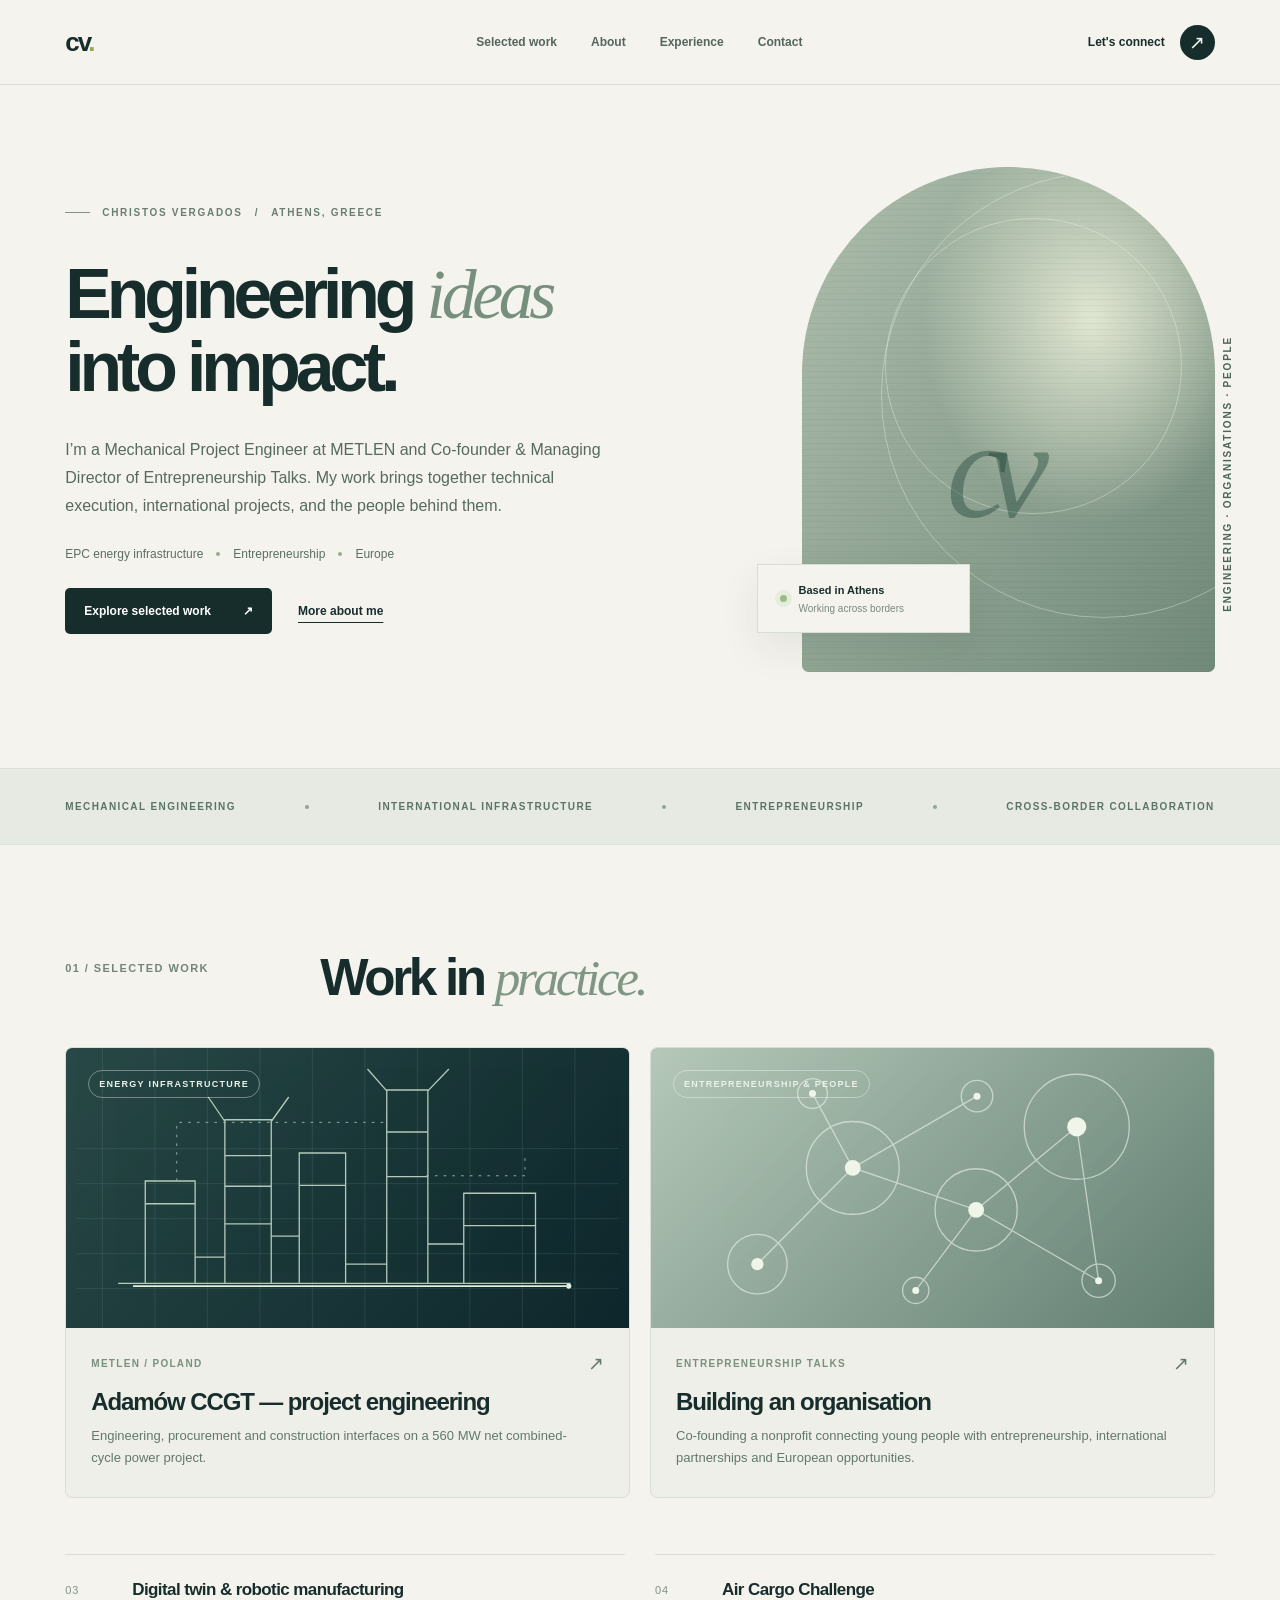
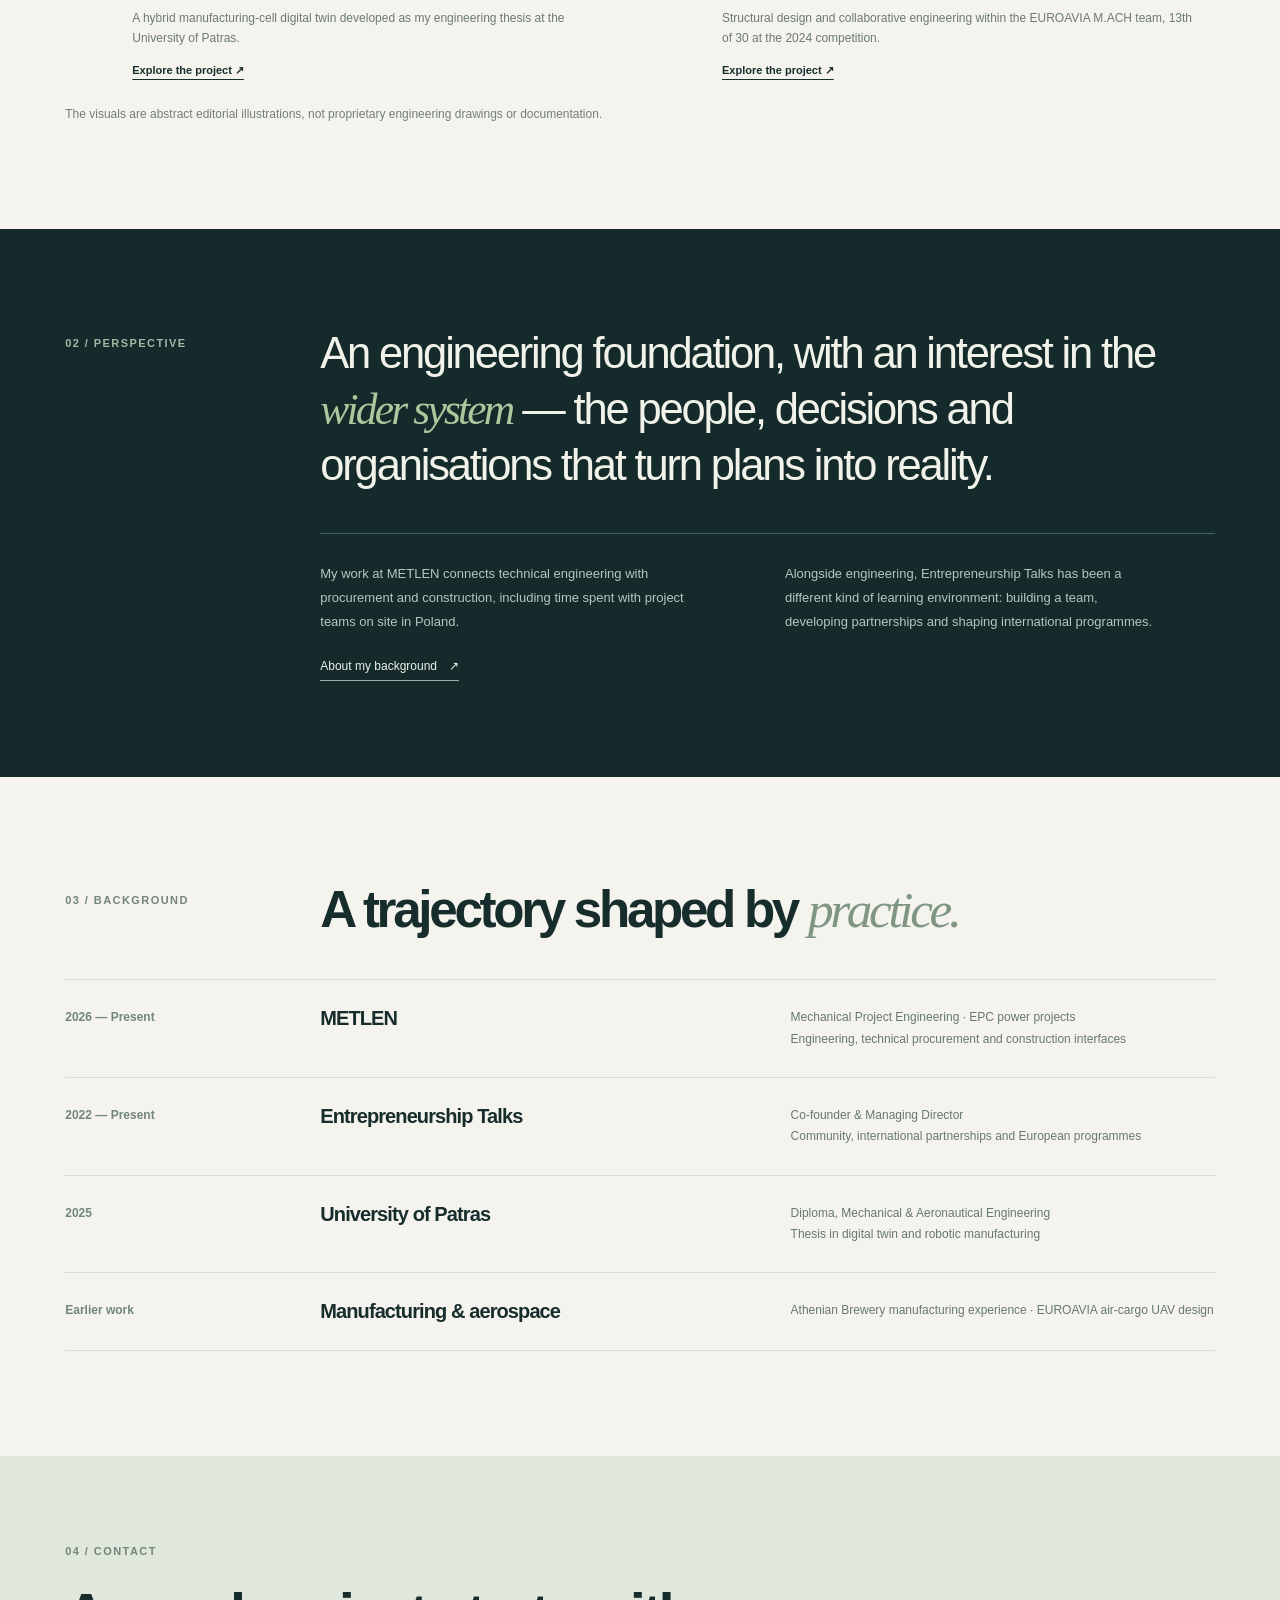
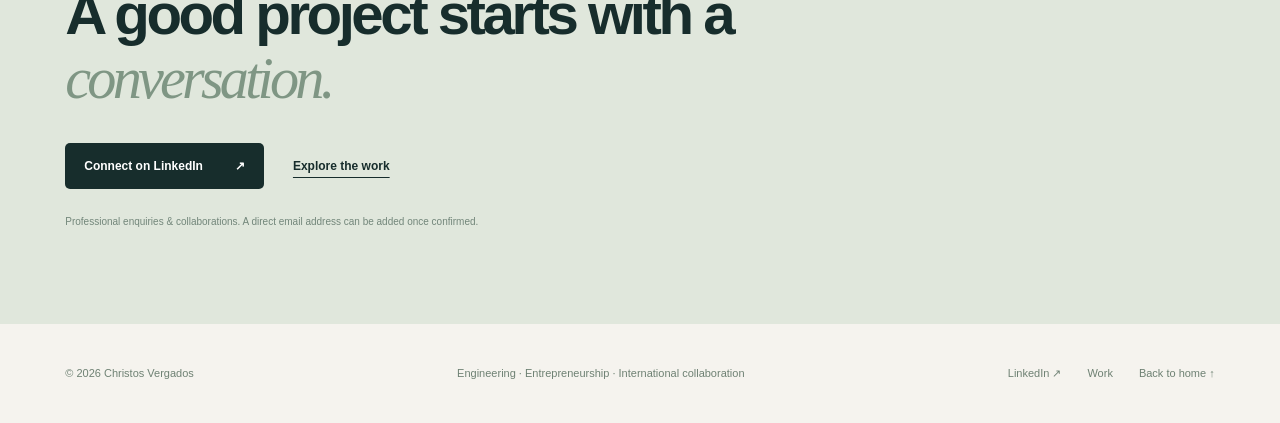
<file: index.html>
<!doctype html>
<html lang="en"><head>
<meta charset="utf-8"><meta name="viewport" content="width=device-width, initial-scale=1">
<title>Christos Vergados — Engineering &amp; Entrepreneurship</title>
<meta name="description" content="Mechanical Project Engineer at METLEN and Co-founder of Entrepreneurship Talks. Selected work in international energy infrastructure, entrepreneurship and engineering.">
<meta name="theme-color" content="#f5f3ee">
<meta property="og:type" content="website">
<meta property="og:site_name" content="Christos Vergados">
<meta property="og:title" content="Christos Vergados — Engineering &amp; Entrepreneurship">
<meta property="og:description" content="Mechanical Project Engineer at METLEN and Co-founder of Entrepreneurship Talks. Selected work in international energy infrastructure, entrepreneurship and engineering.">
<link rel="canonical" href="https://cvergados.com/">
<link rel="icon" href="assets/favicon.svg" type="image/svg+xml">
<link rel="stylesheet" href="assets/styles.css">
</head><body><a class="skip" href="#main">Skip to content</a><div class="header-wrap"><header class="container site-header">
 <a href="index.html" class="brand" aria-label="Christos Vergados home">cv<i>.</i></a>
 <nav class="nav" aria-label="Primary navigation">
 <a href="work.html">Selected work</a>
 <a href="about.html">About</a>
 <a href="index.html#experience">Experience</a>
 <a href="index.html#contact">Contact</a>
 </nav>
 <a class="header-action" href="index.html#contact"><span>Let's connect</span><span class="arrow" aria-hidden="true">↗</span></a>
 </header></div><main id="main">
<section class="container hero" aria-labelledby="hero-title"><div class="hero-copy">
<div class="eyebrow kicker-line">Christos Vergados <span aria-hidden="true">/</span> Athens, Greece</div>
<h1 class="hero-title" id="hero-title">Engineering <em>ideas</em><br>into impact.</h1>
<p class="hero-description">I’m a Mechanical Project Engineer at METLEN and Co-founder &amp; Managing Director of Entrepreneurship Talks. My work brings together technical execution, international projects, and the people behind them.</p>
<div class="hero-subline"><span>EPC energy infrastructure</span><span class="small-dot"></span><span>Entrepreneurship</span><span class="small-dot"></span><span>Europe</span></div>
<div class="hero-cta"><a class="btn-primary" href="#work">Explore selected work <span aria-hidden="true">↗</span></a><a class="underlink" href="about.html">More about me</a></div>
</div><div class="hero-visual" aria-label="Abstract architectural monogram inspired by industrial modernism"><div class="arch"><div class="arch-ring"></div><div class="arch-ring two"></div><span class="arch-monogram" aria-hidden="true">cv</span><!-- Optional: add a licensed portrait as assets/portrait.jpg and uncomment the line below. --><!-- <img class="arch-img" src="assets/portrait.jpg" alt="Portrait of Christos Vergados"> --></div><span class="hero-side-note">Engineering · Organisations · People</span><div class="hero-chip"><span class="light" aria-hidden="true"></span><div><strong>Based in Athens</strong><small>Working across borders</small></div></div></div>
</section>
<div class="facts-band"><div class="container facts-inner"><span>Mechanical engineering</span><i></i><span>International infrastructure</span><i></i><span>Entrepreneurship</span><i></i><span>Cross-border collaboration</span></div></div>
<section class="container section" id="work"><div class="section-lead"><span class="section-label">01 / Selected work</span><h2 class="section-heading">Work in <em>practice.</em></h2></div>
<div class="featured-grid"><a class="work-card" href="projects/adamow.html"><div class="work-visual dark"><span class="visual-label">Energy infrastructure</span><svg viewBox="0 0 620 320" fill="none" role="img" aria-label="Abstract line drawing of industrial energy infrastructure"><g stroke="#719890" stroke-width=".8" opacity=".27"><path d="M0 275H620M0 235H620M0 195H620M0 155H620M0 115H620"/><path d="M30 0V320M90 0V320M150 0V320M210 0V320M270 0V320M330 0V320M390 0V320M450 0V320M510 0V320M570 0V320"/></g><g stroke="#c5dac8" stroke-width="1.5" opacity=".9"><path d="M79 269V152H136V269M170 269V82H223V269M255 269V120H308V269M355 269V48H402V269M443 269V166H525V269M48 269H565"/><path d="M170 84L151 56M223 84L243 56M355 49L333 24M402 49L426 24"/><path d="M79 178H136M170 123H223M170 158H223M170 201H223M255 157H308M355 96H402M355 147H402M443 203H525"/><path d="M136 239H170M223 215H255M308 247H355M402 224H443"/></g><g stroke="#98bdb0" stroke-dasharray="3 7"><path d="M115 152V85H355M400 146H513V120"/></g><path d="M65 272H560" stroke="#e4efdb" stroke-width="2"/><circle cx="563" cy="272" r="3" fill="#e4efdb"/></svg></div><div class="work-info"><div class="work-info-top"><span class="work-kicker">METLEN / POLAND</span><span class="work-arrow" aria-hidden="true">↗</span></div><h3>Adamów CCGT — project engineering</h3><p>Engineering, procurement and construction interfaces on a 560 MW net combined-cycle power project.</p></div></a><a class="work-card" href="projects/entrepreneurship-talks.html"><div class="work-visual sage"><span class="visual-label">Entrepreneurship & people</span><svg viewBox="0 0 620 320" fill="none" role="img" aria-label="Abstract network of people and connections"><g stroke="#e7efe5" stroke-width="1.5" opacity=".65"><path d="M110 247L219 137L360 185L475 90M219 137L173 52M219 137L361 55M360 185L500 266M360 185L291 277M475 90L500 266"/><circle cx="110" cy="247" r="34"/><circle cx="219" cy="137" r="53"/><circle cx="360" cy="185" r="47"/><circle cx="475" cy="90" r="60"/><circle cx="173" cy="52" r="17"/><circle cx="361" cy="55" r="18"/><circle cx="500" cy="266" r="19"/><circle cx="291" cy="277" r="15"/></g><g fill="#f0f5ea"><circle cx="110" cy="247" r="7"/><circle cx="219" cy="137" r="9"/><circle cx="360" cy="185" r="9"/><circle cx="475" cy="90" r="11"/><circle cx="173" cy="52" r="4"/><circle cx="361" cy="55" r="4"/><circle cx="500" cy="266" r="4"/><circle cx="291" cy="277" r="4"/></g></svg></div><div class="work-info"><div class="work-info-top"><span class="work-kicker">ENTREPRENEURSHIP TALKS</span><span class="work-arrow" aria-hidden="true">↗</span></div><h3>Building an organisation</h3><p>Co-founding a nonprofit connecting young people with entrepreneurship, international partnerships and European opportunities.</p></div></a></div><div class="work-extra">
<div class="mini-feature"><span class="mini-number">03</span><div><h3>Digital twin &amp; robotic manufacturing</h3><p>A hybrid manufacturing-cell digital twin developed as my engineering thesis at the University of Patras.</p><a href="projects/digital-twin.html">Explore the project ↗</a></div></div>
<div class="mini-feature"><span class="mini-number">04</span><div><h3>Air Cargo Challenge</h3><p>Structural design and collaborative engineering within the EUROAVIA M.ACH team, 13th of 30 at the 2024 competition.</p><a href="projects/air-cargo.html">Explore the project ↗</a></div></div>
</div><p class="section-footnote">The visuals are abstract editorial illustrations, not proprietary engineering drawings or documentation.</p>
</section>
<section class="dark-section" aria-labelledby="about-preview"><div class="container dark-inner"><span class="section-label">02 / Perspective</span><div><h2 class="big-copy" id="about-preview">An engineering foundation, with an interest in the <em>wider system</em> — the people, decisions and organisations that turn plans into reality.</h2><div class="dark-blurbs"><p>My work at METLEN connects technical engineering with procurement and construction, including time spent with project teams on site in Poland.</p><p>Alongside engineering, Entrepreneurship Talks has been a different kind of learning environment: building a team, developing partnerships and shaping international programmes.</p></div><a class="dark-link" href="about.html">About my background <span aria-hidden="true">↗</span></a></div></div></section>
<section class="container section" id="experience"><div class="section-lead"><span class="section-label">03 / Background</span><h2 class="section-heading">A trajectory shaped by <em>practice.</em></h2></div><div class="timeline">
<div class="timeline-row"><span class="timeline-year">2026 — Present</span><h3>METLEN</h3><p>Mechanical Project Engineering · EPC power projects<br>Engineering, technical procurement and construction interfaces</p></div>
<div class="timeline-row"><span class="timeline-year">2022 — Present</span><h3>Entrepreneurship Talks</h3><p>Co-founder &amp; Managing Director<br>Community, international partnerships and European programmes</p></div>
<div class="timeline-row"><span class="timeline-year">2025</span><h3>University of Patras</h3><p>Diploma, Mechanical &amp; Aeronautical Engineering<br>Thesis in digital twin and robotic manufacturing</p></div>
<div class="timeline-row"><span class="timeline-year">Earlier work</span><h3>Manufacturing &amp; aerospace</h3><p>Athenian Brewery manufacturing experience · EUROAVIA air-cargo UAV design</p></div>
</div></section>
<section class="contact-section" id="contact"><div class="container"><span class="section-label">04 / Contact</span><h2 class="contact-title">A good project starts with a <em>conversation.</em></h2><div class="contact-actions"><a class="btn-primary" href="https://www.linkedin.com/in/christos-vergados-/" target="_blank" rel="noopener noreferrer">Connect on LinkedIn <span aria-hidden="true">↗</span></a><a class="underlink" href="work.html">Explore the work</a></div><p class="small-disclaimer">Professional enquiries &amp; collaborations. A direct email address can be added once confirmed.</p></div></section>
</main><footer class="container footer"><span>© 2026 Christos Vergados</span><span>Engineering · Entrepreneurship · International collaboration</span><div class="footer-links"><a href="https://www.linkedin.com/in/christos-vergados-/" target="_blank" rel="noopener noreferrer">LinkedIn ↗</a><a href="work.html">Work</a><a href="index.html">Back to home ↑</a></div></footer></body></html>
</file>
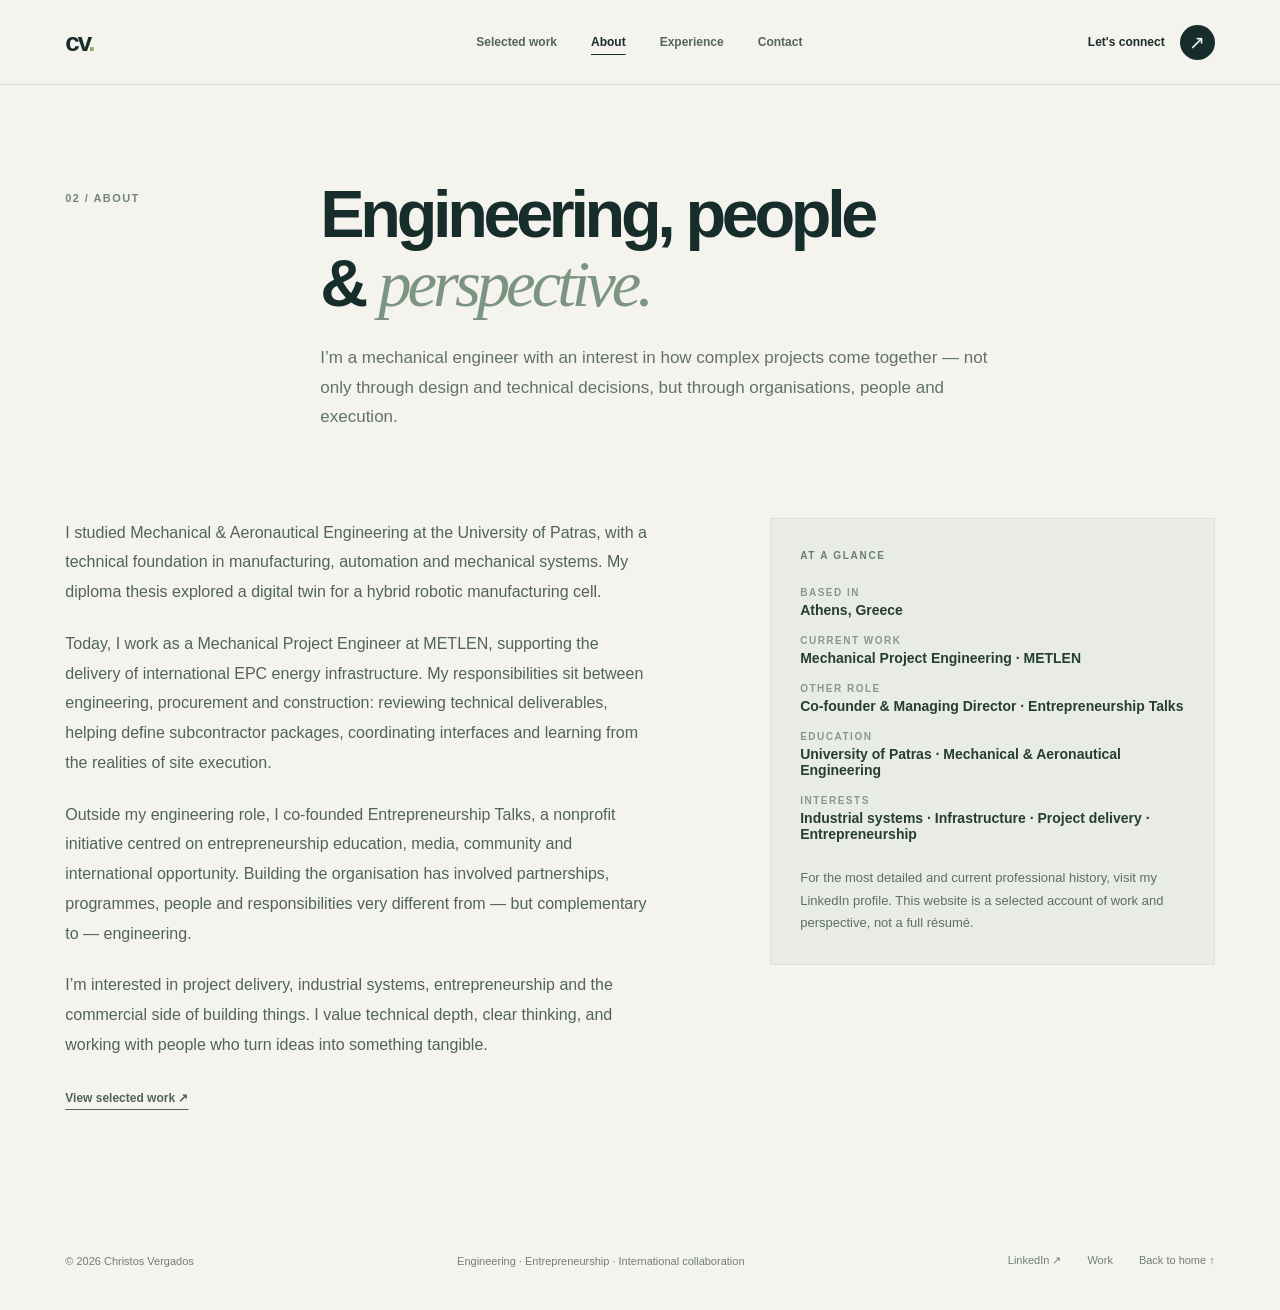
<file: about.html>
<!doctype html>
<html lang="en"><head>
<meta charset="utf-8"><meta name="viewport" content="width=device-width, initial-scale=1">
<title>About | Christos Vergados</title>
<meta name="description" content="About Christos Vergados: mechanical project engineer at METLEN, Co-founder of Entrepreneurship Talks, and mechanical and aeronautical engineering graduate of the University of Patras.">
<meta name="theme-color" content="#f5f3ee">
<meta property="og:type" content="website">
<meta property="og:site_name" content="Christos Vergados">
<meta property="og:title" content="About | Christos Vergados">
<meta property="og:description" content="About Christos Vergados: mechanical project engineer at METLEN, Co-founder of Entrepreneurship Talks, and mechanical and aeronautical engineering graduate of the University of Patras.">
<link rel="canonical" href="https://cvergados.com/about.html">
<link rel="icon" href="assets/favicon.svg" type="image/svg+xml">
<link rel="stylesheet" href="assets/styles.css">
</head><body><a class="skip" href="#main">Skip to content</a><div class="header-wrap"><header class="container site-header">
 <a href="index.html" class="brand" aria-label="Christos Vergados home">cv<i>.</i></a>
 <nav class="nav" aria-label="Primary navigation">
 <a href="work.html">Selected work</a>
 <a href="about.html" aria-current="page">About</a>
 <a href="index.html#experience">Experience</a>
 <a href="index.html#contact">Contact</a>
 </nav>
 <a class="header-action" href="index.html#contact"><span>Let's connect</span><span class="arrow" aria-hidden="true">↗</span></a>
 </header></div><main id="main"><section class="container inner-hero"><span class="section-label">02 / About</span><div><h1 class="inner-main-title">Engineering, people<br>&amp; <em>perspective.</em></h1><p class="inner-summary">I’m a mechanical engineer with an interest in how complex projects come together — not only through design and technical decisions, but through organisations, people and execution.</p></div></section><section class="container about-grid"><div class="prose"><p>I studied Mechanical &amp; Aeronautical Engineering at the University of Patras, with a technical foundation in manufacturing, automation and mechanical systems. My diploma thesis explored a digital twin for a hybrid robotic manufacturing cell.</p><p>Today, I work as a Mechanical Project Engineer at METLEN, supporting the delivery of international EPC energy infrastructure. My responsibilities sit between engineering, procurement and construction: reviewing technical deliverables, helping define subcontractor packages, coordinating interfaces and learning from the realities of site execution.</p><p>Outside my engineering role, I co-founded Entrepreneurship Talks, a nonprofit initiative centred on entrepreneurship education, media, community and international opportunity. Building the organisation has involved partnerships, programmes, people and responsibilities very different from — but complementary to — engineering.</p><p>I’m interested in project delivery, industrial systems, entrepreneurship and the commercial side of building things. I value technical depth, clear thinking, and working with people who turn ideas into something tangible.</p><a class="underlink" href="work.html">View selected work ↗</a></div><aside class="about-aside"><div class="eyebrow">At a glance</div><dl><div><dt>Based in</dt><dd>Athens, Greece</dd></div><div><dt>Current work</dt><dd>Mechanical Project Engineering · METLEN</dd></div><div><dt>Other role</dt><dd>Co-founder &amp; Managing Director · Entrepreneurship Talks</dd></div><div><dt>Education</dt><dd>University of Patras · Mechanical &amp; Aeronautical Engineering</dd></div><div><dt>Interests</dt><dd>Industrial systems · Infrastructure · Project delivery · Entrepreneurship</dd></div></dl><p>For the most detailed and current professional history, visit my LinkedIn profile. This website is a selected account of work and perspective, not a full résumé.</p></aside></section></main><footer class="container footer"><span>© 2026 Christos Vergados</span><span>Engineering · Entrepreneurship · International collaboration</span><div class="footer-links"><a href="https://www.linkedin.com/in/christos-vergados-/" target="_blank" rel="noopener noreferrer">LinkedIn ↗</a><a href="work.html">Work</a><a href="index.html">Back to home ↑</a></div></footer></body></html>
</file>
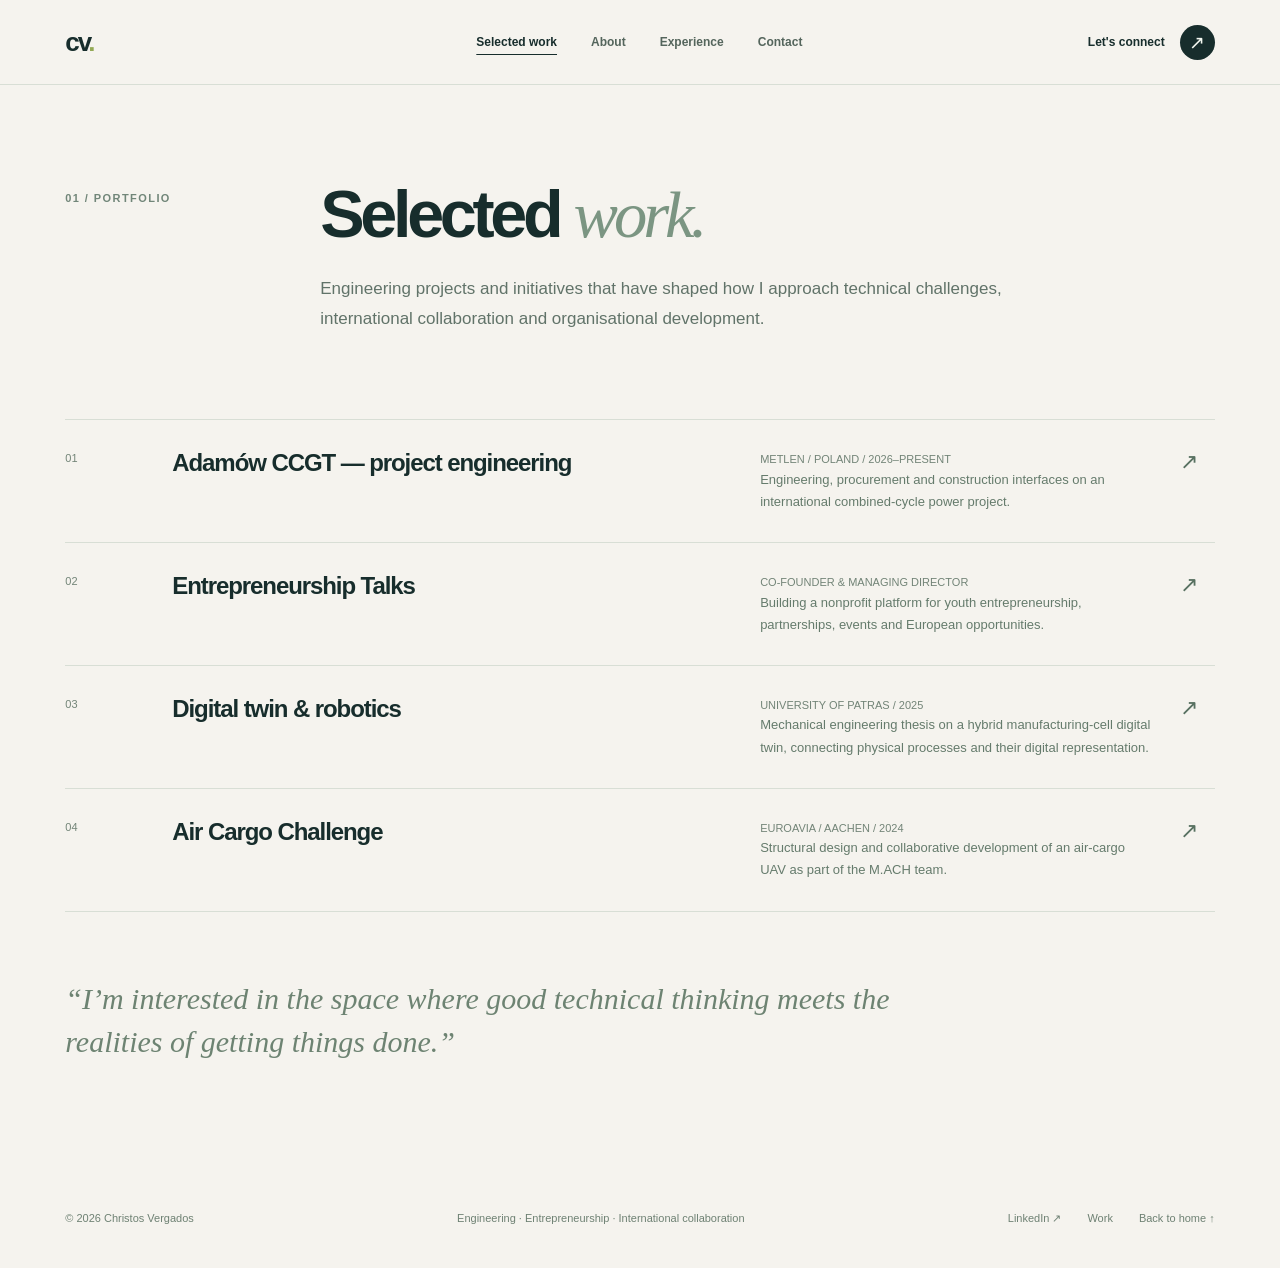
<file: work.html>
<!doctype html>
<html lang="en"><head>
<meta charset="utf-8"><meta name="viewport" content="width=device-width, initial-scale=1">
<title>Selected Work | Christos Vergados</title>
<meta name="description" content="Selected work of Christos Vergados across energy infrastructure, EPC project engineering, entrepreneurship, digital twins and aerospace.">
<meta name="theme-color" content="#f5f3ee">
<meta property="og:type" content="website">
<meta property="og:site_name" content="Christos Vergados">
<meta property="og:title" content="Selected Work | Christos Vergados">
<meta property="og:description" content="Selected work of Christos Vergados across energy infrastructure, EPC project engineering, entrepreneurship, digital twins and aerospace.">
<link rel="canonical" href="https://cvergados.com/work.html">
<link rel="icon" href="assets/favicon.svg" type="image/svg+xml">
<link rel="stylesheet" href="assets/styles.css">
</head><body><a class="skip" href="#main">Skip to content</a><div class="header-wrap"><header class="container site-header">
 <a href="index.html" class="brand" aria-label="Christos Vergados home">cv<i>.</i></a>
 <nav class="nav" aria-label="Primary navigation">
 <a href="work.html" aria-current="page">Selected work</a>
 <a href="about.html">About</a>
 <a href="index.html#experience">Experience</a>
 <a href="index.html#contact">Contact</a>
 </nav>
 <a class="header-action" href="index.html#contact"><span>Let's connect</span><span class="arrow" aria-hidden="true">↗</span></a>
 </header></div><main id="main"><section class="container inner-hero"><span class="section-label">01 / Portfolio</span><div><h1 class="inner-main-title">Selected <em>work.</em></h1><p class="inner-summary">Engineering projects and initiatives that have shaped how I approach technical challenges, international collaboration and organisational development.</p></div></section><section class="container section" style="padding-top:0"><div class="work-list"><a class="work-list-row" href="projects/adamow.html"><span class="num">01</span><h2>Adamów CCGT — project engineering</h2><div><span class="meta">METLEN / POLAND / 2026–PRESENT</span><p class="desc">Engineering, procurement and construction interfaces on an international combined-cycle power project.</p></div><span class="linkarr" aria-hidden="true">↗</span></a><a class="work-list-row" href="projects/entrepreneurship-talks.html"><span class="num">02</span><h2>Entrepreneurship Talks</h2><div><span class="meta">CO-FOUNDER & MANAGING DIRECTOR</span><p class="desc">Building a nonprofit platform for youth entrepreneurship, partnerships, events and European opportunities.</p></div><span class="linkarr" aria-hidden="true">↗</span></a><a class="work-list-row" href="projects/digital-twin.html"><span class="num">03</span><h2>Digital twin & robotics</h2><div><span class="meta">UNIVERSITY OF PATRAS / 2025</span><p class="desc">Mechanical engineering thesis on a hybrid manufacturing-cell digital twin, connecting physical processes and their digital representation.</p></div><span class="linkarr" aria-hidden="true">↗</span></a><a class="work-list-row" href="projects/air-cargo.html"><span class="num">04</span><h2>Air Cargo Challenge</h2><div><span class="meta">EUROAVIA / AACHEN / 2024</span><p class="desc">Structural design and collaborative development of an air-cargo UAV as part of the M.ACH team.</p></div><span class="linkarr" aria-hidden="true">↗</span></a></div><div style="padding-top:65px"><p class="pull-quote">“I’m interested in the space where good technical thinking meets the realities of getting things done.”</p></div></section></main><footer class="container footer"><span>© 2026 Christos Vergados</span><span>Engineering · Entrepreneurship · International collaboration</span><div class="footer-links"><a href="https://www.linkedin.com/in/christos-vergados-/" target="_blank" rel="noopener noreferrer">LinkedIn ↗</a><a href="work.html">Work</a><a href="index.html">Back to home ↑</a></div></footer></body></html>
</file>
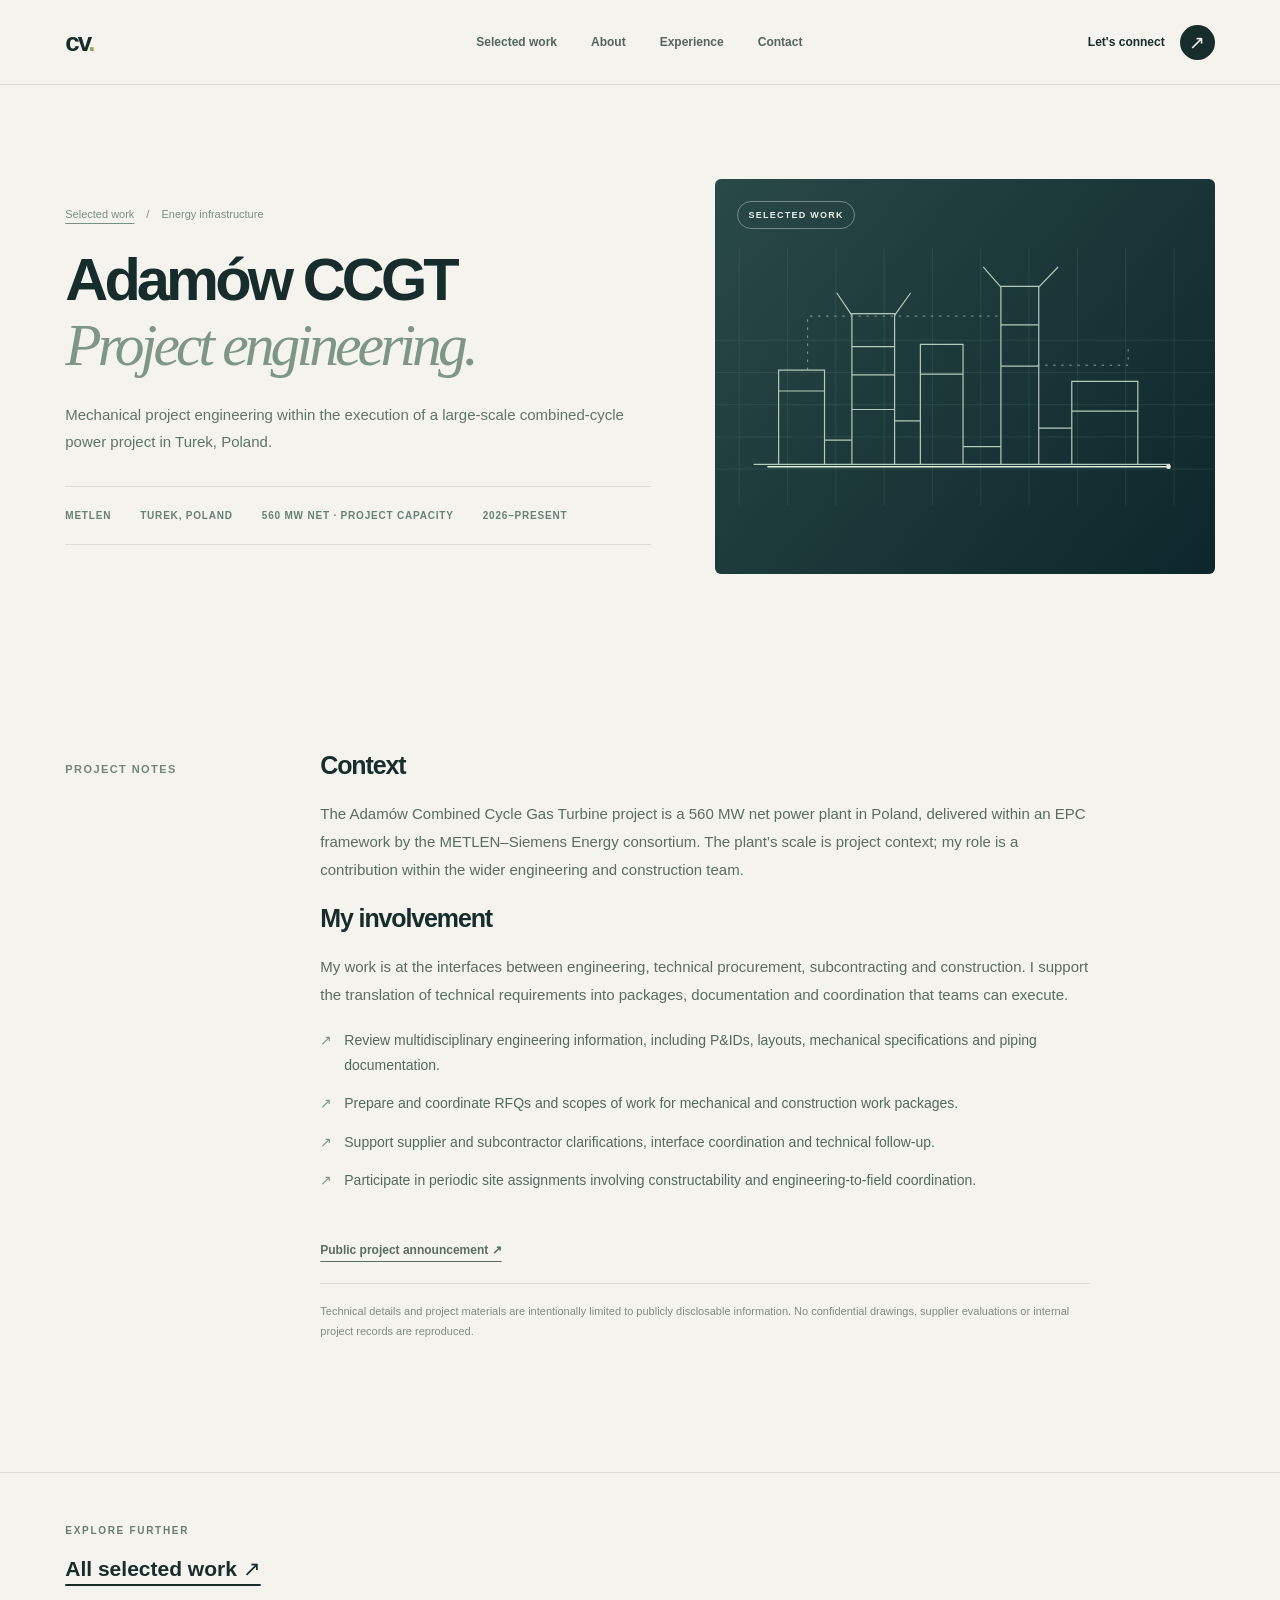
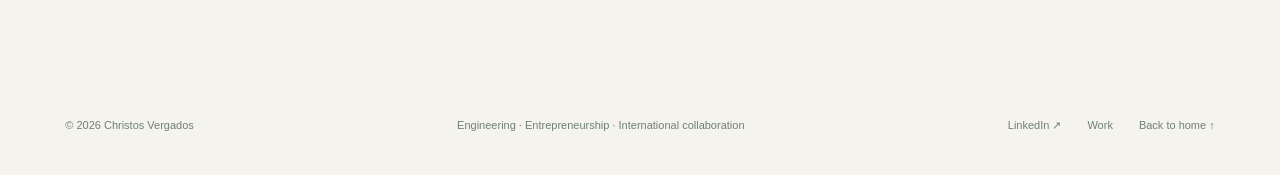
<file: projects/adamow.html>
<!doctype html>
<html lang="en"><head>
<meta charset="utf-8"><meta name="viewport" content="width=device-width, initial-scale=1">
<title>Adamów CCGT | Christos Vergados</title>
<meta name="description" content="Mechanical project engineering within the execution of a large-scale combined-cycle power project in Turek, Poland.">
<meta name="theme-color" content="#f5f3ee">
<meta property="og:type" content="website">
<meta property="og:site_name" content="Christos Vergados">
<meta property="og:title" content="Adamów CCGT | Christos Vergados">
<meta property="og:description" content="Mechanical project engineering within the execution of a large-scale combined-cycle power project in Turek, Poland.">
<link rel="canonical" href="https://cvergados.com/projects/adamow.html">
<link rel="icon" href="../assets/favicon.svg" type="image/svg+xml">
<link rel="stylesheet" href="../assets/styles.css">
</head><body><a class="skip" href="#main">Skip to content</a><div class="header-wrap"><header class="container site-header">
 <a href="../index.html" class="brand" aria-label="Christos Vergados home">cv<i>.</i></a>
 <nav class="nav" aria-label="Primary navigation">
 <a href="../work.html">Selected work</a>
 <a href="../about.html">About</a>
 <a href="../index.html#experience">Experience</a>
 <a href="../index.html#contact">Contact</a>
 </nav>
 <a class="header-action" href="../index.html#contact"><span>Let's connect</span><span class="arrow" aria-hidden="true">↗</span></a>
 </header></div><main id="main"><section class="container project-hero"><div><div class="breadcrumb"><a href="../work.html">Selected work</a><span aria-hidden="true">/</span><span>Energy infrastructure</span></div><h1>Adamów CCGT<br><em>Project engineering.</em></h1><p>Mechanical project engineering within the execution of a large-scale combined-cycle power project in Turek, Poland.</p><div class="project-meta"><span>METLEN</span><span>Turek, Poland</span><span>560 MW net · project capacity</span><span>2026–Present</span></div></div><div class="project-visual work-visual dark"><span class="visual-label">Selected work</span><svg viewBox="0 0 620 320" fill="none" role="img" aria-label="Abstract line drawing of industrial energy infrastructure"><g stroke="#719890" stroke-width=".8" opacity=".27"><path d="M0 275H620M0 235H620M0 195H620M0 155H620M0 115H620"/><path d="M30 0V320M90 0V320M150 0V320M210 0V320M270 0V320M330 0V320M390 0V320M450 0V320M510 0V320M570 0V320"/></g><g stroke="#c5dac8" stroke-width="1.5" opacity=".9"><path d="M79 269V152H136V269M170 269V82H223V269M255 269V120H308V269M355 269V48H402V269M443 269V166H525V269M48 269H565"/><path d="M170 84L151 56M223 84L243 56M355 49L333 24M402 49L426 24"/><path d="M79 178H136M170 123H223M170 158H223M170 201H223M255 157H308M355 96H402M355 147H402M443 203H525"/><path d="M136 239H170M223 215H255M308 247H355M402 224H443"/></g><g stroke="#98bdb0" stroke-dasharray="3 7"><path d="M115 152V85H355M400 146H513V120"/></g><path d="M65 272H560" stroke="#e4efdb" stroke-width="2"/><circle cx="563" cy="272" r="3" fill="#e4efdb"/></svg></div></section><section class="container case-content"><span class="section-label">Project notes</span><div class="case-copy"><h2>Context</h2><p>The Adamów Combined Cycle Gas Turbine project is a 560 MW net power plant in Poland, delivered within an EPC framework by the METLEN–Siemens Energy consortium. The plant’s scale is project context; my role is a contribution within the wider engineering and construction team.</p><h2>My involvement</h2><p>My work is at the interfaces between engineering, technical procurement, subcontracting and construction. I support the translation of technical requirements into packages, documentation and coordination that teams can execute.</p><ul><li>Review multidisciplinary engineering information, including P&amp;IDs, layouts, mechanical specifications and piping documentation.</li><li>Prepare and coordinate RFQs and scopes of work for mechanical and construction work packages.</li><li>Support supplier and subcontractor clarifications, interface coordination and technical follow-up.</li><li>Participate in periodic site assignments involving constructability and engineering-to-field coordination.</li></ul><p><a class="underlink" href="https://www.metlen.com/news/press-releases/mytilineos-signs-2nd-ccgt-project-in-poland/" target="_blank" rel="noopener noreferrer">Public project announcement ↗</a></p><p class="case-small">Technical details and project materials are intentionally limited to publicly disclosable information. No confidential drawings, supplier evaluations or internal project records are reproduced.</p></div></section><div class="container related"><div class="eyebrow">Explore further</div><a href="../work.html">All selected work ↗</a></div></main><footer class="container footer"><span>© 2026 Christos Vergados</span><span>Engineering · Entrepreneurship · International collaboration</span><div class="footer-links"><a href="https://www.linkedin.com/in/christos-vergados-/" target="_blank" rel="noopener noreferrer">LinkedIn ↗</a><a href="../work.html">Work</a><a href="../index.html">Back to home ↑</a></div></footer></body></html>
</file>
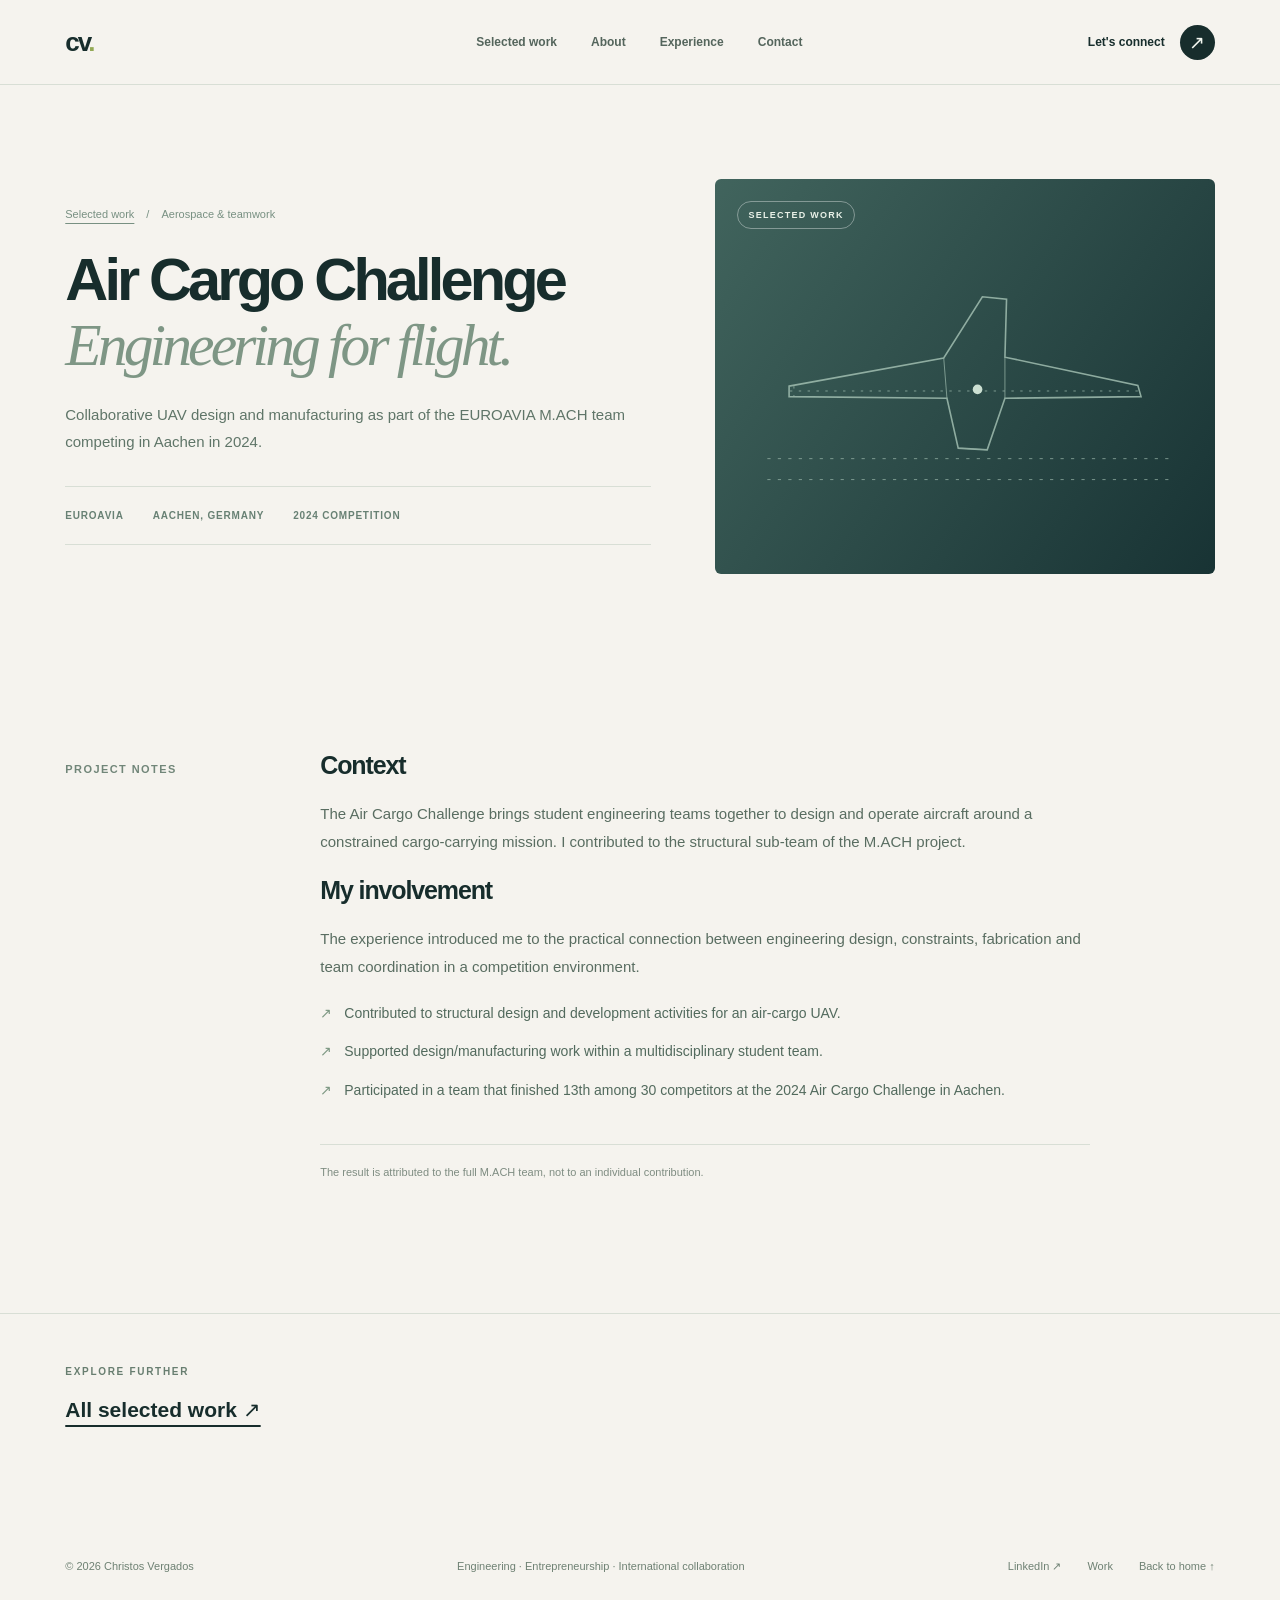
<file: projects/air-cargo.html>
<!doctype html>
<html lang="en"><head>
<meta charset="utf-8"><meta name="viewport" content="width=device-width, initial-scale=1">
<title>Air Cargo Challenge | Christos Vergados</title>
<meta name="description" content="Collaborative UAV design and manufacturing as part of the EUROAVIA M.ACH team competing in Aachen in 2024.">
<meta name="theme-color" content="#f5f3ee">
<meta property="og:type" content="website">
<meta property="og:site_name" content="Christos Vergados">
<meta property="og:title" content="Air Cargo Challenge | Christos Vergados">
<meta property="og:description" content="Collaborative UAV design and manufacturing as part of the EUROAVIA M.ACH team competing in Aachen in 2024.">
<link rel="canonical" href="https://cvergados.com/projects/air-cargo.html">
<link rel="icon" href="../assets/favicon.svg" type="image/svg+xml">
<link rel="stylesheet" href="../assets/styles.css">
</head><body><a class="skip" href="#main">Skip to content</a><div class="header-wrap"><header class="container site-header">
 <a href="../index.html" class="brand" aria-label="Christos Vergados home">cv<i>.</i></a>
 <nav class="nav" aria-label="Primary navigation">
 <a href="../work.html">Selected work</a>
 <a href="../about.html">About</a>
 <a href="../index.html#experience">Experience</a>
 <a href="../index.html#contact">Contact</a>
 </nav>
 <a class="header-action" href="../index.html#contact"><span>Let's connect</span><span class="arrow" aria-hidden="true">↗</span></a>
 </header></div><main id="main"><section class="container project-hero"><div><div class="breadcrumb"><a href="../work.html">Selected work</a><span aria-hidden="true">/</span><span>Aerospace &amp; teamwork</span></div><h1>Air Cargo Challenge<br><em>Engineering for flight.</em></h1><p>Collaborative UAV design and manufacturing as part of the EUROAVIA M.ACH team competing in Aachen in 2024.</p><div class="project-meta"><span>EUROAVIA</span><span>Aachen, Germany</span><span>2024 competition</span></div></div><div class="project-visual work-visual midnight"><span class="visual-label">Selected work</span><svg viewBox="0 0 620 320" fill="none" role="img" aria-label="Technical-outline illustration of an air-cargo UAV"><g stroke="#a8c5b7" opacity=".8"><path d="M65 262H564M65 288H564" stroke-dasharray="4 9"/><path d="M92 172L284 137L332 61L362 64L360 136L525 171L529 185L360 187L338 251L302 249L288 187L92 185Z" stroke-width="2"/><path d="M284 137L288 187M360 136L360 187M302 249L338 251"/><path d="M98 172L98 185M93 178L525 178" stroke-dasharray="3 8"/></g><circle cx="326" cy="176" r="6" fill="#cce0d2"/></svg></div></section><section class="container case-content"><span class="section-label">Project notes</span><div class="case-copy"><h2>Context</h2><p>The Air Cargo Challenge brings student engineering teams together to design and operate aircraft around a constrained cargo-carrying mission. I contributed to the structural sub-team of the M.ACH project.</p><h2>My involvement</h2><p>The experience introduced me to the practical connection between engineering design, constraints, fabrication and team coordination in a competition environment.</p><ul><li>Contributed to structural design and development activities for an air-cargo UAV.</li><li>Supported design/manufacturing work within a multidisciplinary student team.</li><li>Participated in a team that finished 13th among 30 competitors at the 2024 Air Cargo Challenge in Aachen.</li></ul><p class="case-small">The result is attributed to the full M.ACH team, not to an individual contribution.</p></div></section><div class="container related"><div class="eyebrow">Explore further</div><a href="../work.html">All selected work ↗</a></div></main><footer class="container footer"><span>© 2026 Christos Vergados</span><span>Engineering · Entrepreneurship · International collaboration</span><div class="footer-links"><a href="https://www.linkedin.com/in/christos-vergados-/" target="_blank" rel="noopener noreferrer">LinkedIn ↗</a><a href="../work.html">Work</a><a href="../index.html">Back to home ↑</a></div></footer></body></html>
</file>
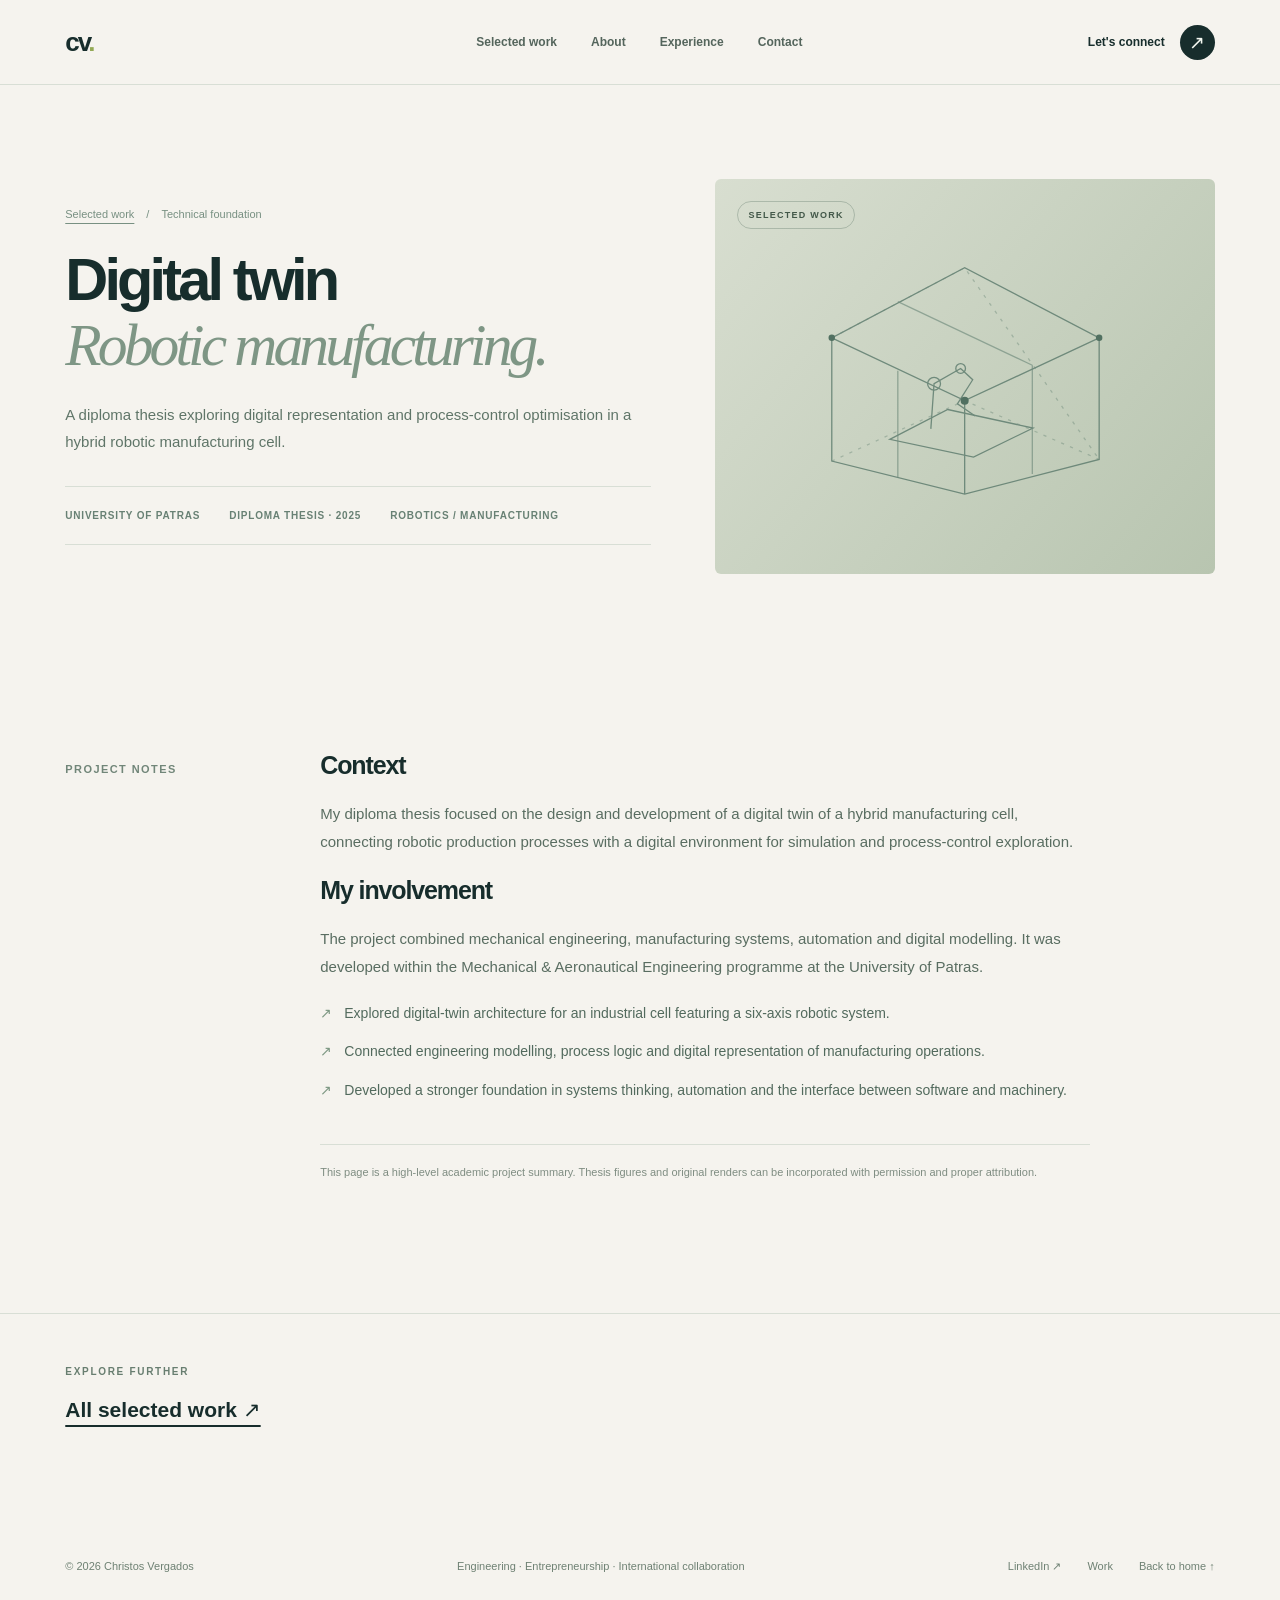
<file: projects/digital-twin.html>
<!doctype html>
<html lang="en"><head>
<meta charset="utf-8"><meta name="viewport" content="width=device-width, initial-scale=1">
<title>Digital twin | Christos Vergados</title>
<meta name="description" content="A diploma thesis exploring digital representation and process-control optimisation in a hybrid robotic manufacturing cell.">
<meta name="theme-color" content="#f5f3ee">
<meta property="og:type" content="website">
<meta property="og:site_name" content="Christos Vergados">
<meta property="og:title" content="Digital twin | Christos Vergados">
<meta property="og:description" content="A diploma thesis exploring digital representation and process-control optimisation in a hybrid robotic manufacturing cell.">
<link rel="canonical" href="https://cvergados.com/projects/digital-twin.html">
<link rel="icon" href="../assets/favicon.svg" type="image/svg+xml">
<link rel="stylesheet" href="../assets/styles.css">
</head><body><a class="skip" href="#main">Skip to content</a><div class="header-wrap"><header class="container site-header">
 <a href="../index.html" class="brand" aria-label="Christos Vergados home">cv<i>.</i></a>
 <nav class="nav" aria-label="Primary navigation">
 <a href="../work.html">Selected work</a>
 <a href="../about.html">About</a>
 <a href="../index.html#experience">Experience</a>
 <a href="../index.html#contact">Contact</a>
 </nav>
 <a class="header-action" href="../index.html#contact"><span>Let's connect</span><span class="arrow" aria-hidden="true">↗</span></a>
 </header></div><main id="main"><section class="container project-hero"><div><div class="breadcrumb"><a href="../work.html">Selected work</a><span aria-hidden="true">/</span><span>Technical foundation</span></div><h1>Digital twin<br><em>Robotic manufacturing.</em></h1><p>A diploma thesis exploring digital representation and process-control optimisation in a hybrid robotic manufacturing cell.</p><div class="project-meta"><span>University of Patras</span><span>Diploma thesis · 2025</span><span>Robotics / Manufacturing</span></div></div><div class="project-visual work-visual stone"><span class="visual-label ink">Selected work</span><svg viewBox="0 0 620 320" fill="none" role="img" aria-label="Abstract isometric digital twin diagram"><g stroke="#607e70" stroke-width="1.6" opacity=".85"><path d="M145 265V112L310 25L477 112V263L310 306L145 265Z"/><path d="M145 112L310 190L477 112M310 190V306"/><path d="M227 67L394 146M227 153V285M394 146V281" opacity=".65"/><path d="M145 265L310 190L477 263M145 112L310 25L477 263" stroke-dasharray="4 8" opacity=".45"/><path d="M217 238L289 201L395 224L321 260L217 238Z"/><path d="M268 225L272 169L305 150L320 164L301 194L323 209"/><circle cx="272" cy="169" r="8"/><circle cx="305" cy="150" r="6"/></g><g fill="#517061"><circle cx="310" cy="190" r="5"/><circle cx="145" cy="112" r="4"/><circle cx="477" cy="112" r="4"/></g></svg></div></section><section class="container case-content"><span class="section-label">Project notes</span><div class="case-copy"><h2>Context</h2><p>My diploma thesis focused on the design and development of a digital twin of a hybrid manufacturing cell, connecting robotic production processes with a digital environment for simulation and process-control exploration.</p><h2>My involvement</h2><p>The project combined mechanical engineering, manufacturing systems, automation and digital modelling. It was developed within the Mechanical &amp; Aeronautical Engineering programme at the University of Patras.</p><ul><li>Explored digital-twin architecture for an industrial cell featuring a six-axis robotic system.</li><li>Connected engineering modelling, process logic and digital representation of manufacturing operations.</li><li>Developed a stronger foundation in systems thinking, automation and the interface between software and machinery.</li></ul><p class="case-small">This page is a high-level academic project summary. Thesis figures and original renders can be incorporated with permission and proper attribution.</p></div></section><div class="container related"><div class="eyebrow">Explore further</div><a href="../work.html">All selected work ↗</a></div></main><footer class="container footer"><span>© 2026 Christos Vergados</span><span>Engineering · Entrepreneurship · International collaboration</span><div class="footer-links"><a href="https://www.linkedin.com/in/christos-vergados-/" target="_blank" rel="noopener noreferrer">LinkedIn ↗</a><a href="../work.html">Work</a><a href="../index.html">Back to home ↑</a></div></footer></body></html>
</file>
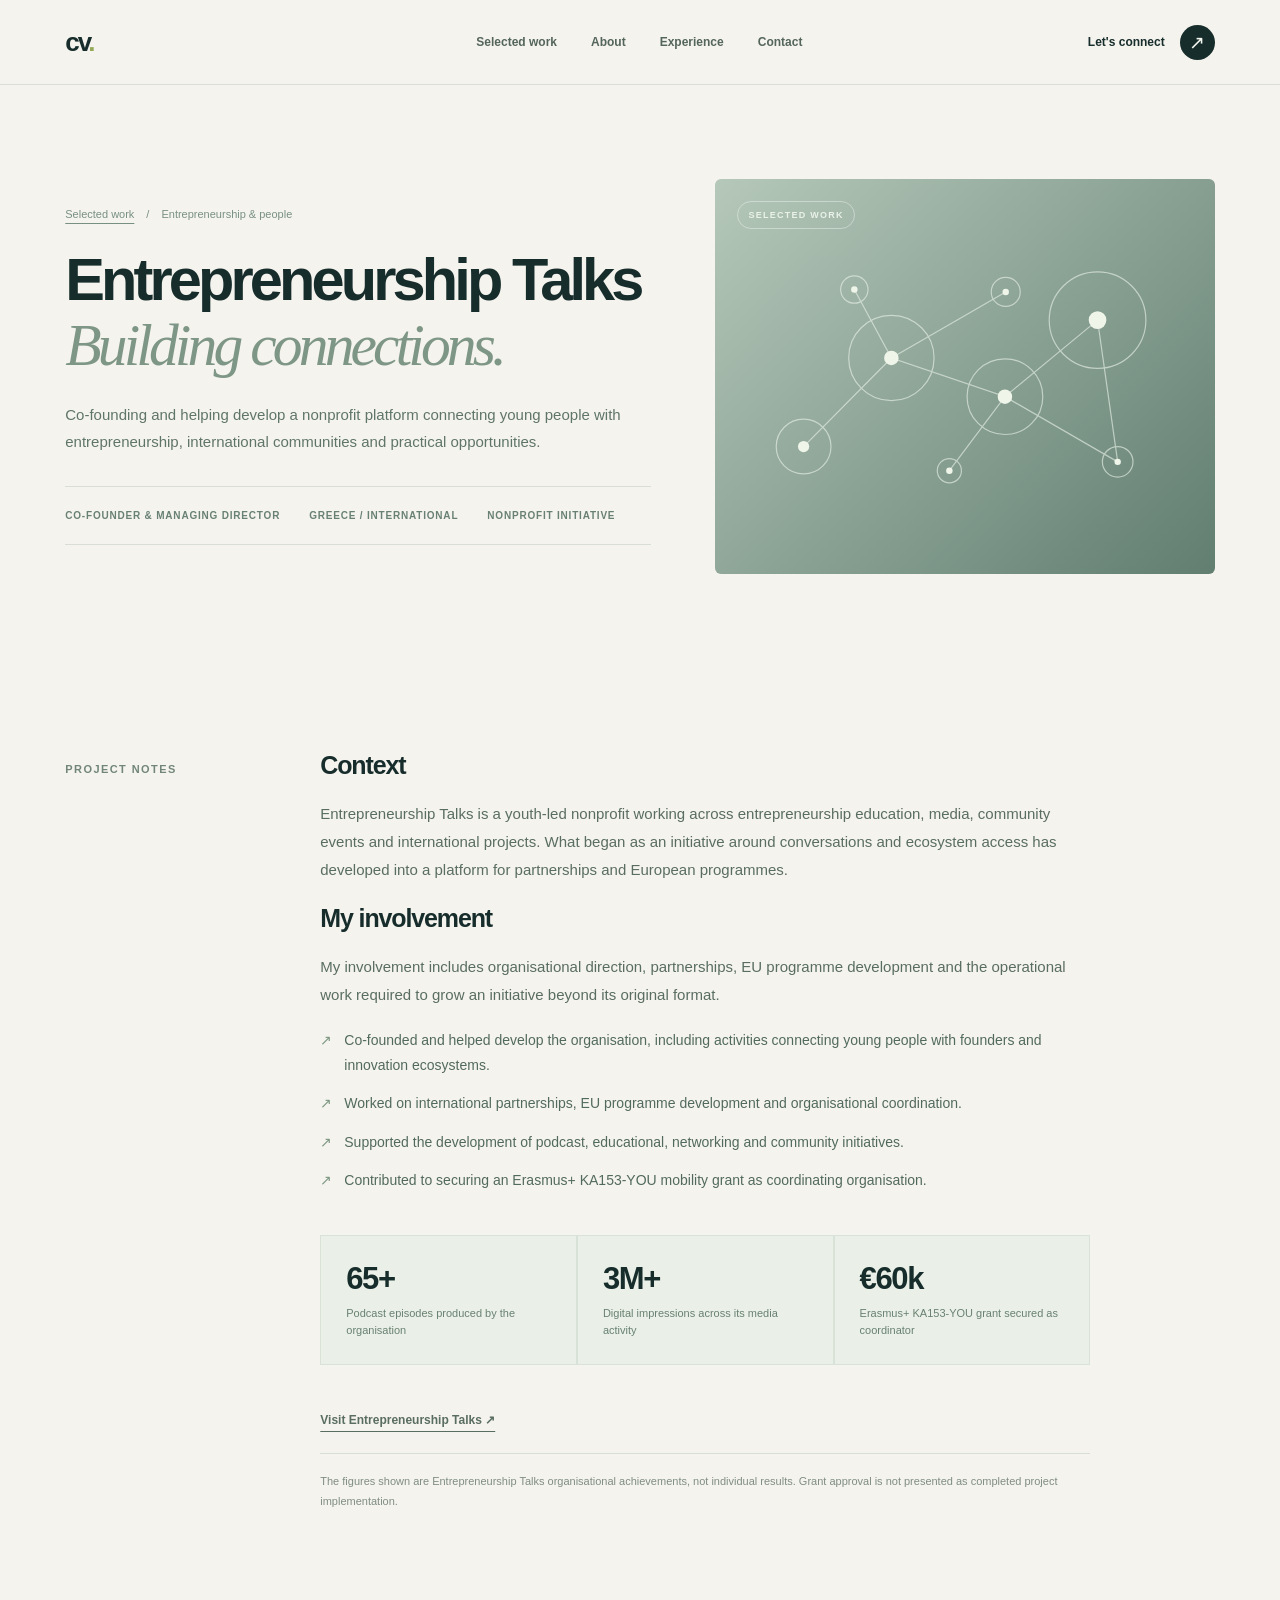
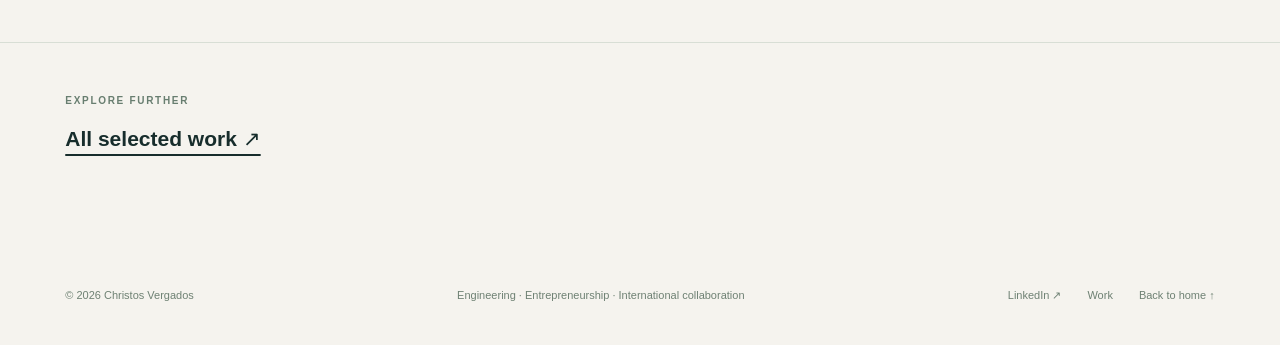
<file: projects/entrepreneurship-talks.html>
<!doctype html>
<html lang="en"><head>
<meta charset="utf-8"><meta name="viewport" content="width=device-width, initial-scale=1">
<title>Entrepreneurship Talks | Christos Vergados</title>
<meta name="description" content="Co-founding and helping develop a nonprofit platform connecting young people with entrepreneurship, international communities and practical opportunities.">
<meta name="theme-color" content="#f5f3ee">
<meta property="og:type" content="website">
<meta property="og:site_name" content="Christos Vergados">
<meta property="og:title" content="Entrepreneurship Talks | Christos Vergados">
<meta property="og:description" content="Co-founding and helping develop a nonprofit platform connecting young people with entrepreneurship, international communities and practical opportunities.">
<link rel="canonical" href="https://cvergados.com/projects/entrepreneurship-talks.html">
<link rel="icon" href="../assets/favicon.svg" type="image/svg+xml">
<link rel="stylesheet" href="../assets/styles.css">
</head><body><a class="skip" href="#main">Skip to content</a><div class="header-wrap"><header class="container site-header">
 <a href="../index.html" class="brand" aria-label="Christos Vergados home">cv<i>.</i></a>
 <nav class="nav" aria-label="Primary navigation">
 <a href="../work.html">Selected work</a>
 <a href="../about.html">About</a>
 <a href="../index.html#experience">Experience</a>
 <a href="../index.html#contact">Contact</a>
 </nav>
 <a class="header-action" href="../index.html#contact"><span>Let's connect</span><span class="arrow" aria-hidden="true">↗</span></a>
 </header></div><main id="main"><section class="container project-hero"><div><div class="breadcrumb"><a href="../work.html">Selected work</a><span aria-hidden="true">/</span><span>Entrepreneurship &amp; people</span></div><h1>Entrepreneurship Talks<br><em>Building connections.</em></h1><p>Co-founding and helping develop a nonprofit platform connecting young people with entrepreneurship, international communities and practical opportunities.</p><div class="project-meta"><span>Co-founder &amp; Managing Director</span><span>Greece / International</span><span>Nonprofit initiative</span></div></div><div class="project-visual work-visual sage"><span class="visual-label">Selected work</span><svg viewBox="0 0 620 320" fill="none" role="img" aria-label="Abstract network of people and connections"><g stroke="#e7efe5" stroke-width="1.5" opacity=".65"><path d="M110 247L219 137L360 185L475 90M219 137L173 52M219 137L361 55M360 185L500 266M360 185L291 277M475 90L500 266"/><circle cx="110" cy="247" r="34"/><circle cx="219" cy="137" r="53"/><circle cx="360" cy="185" r="47"/><circle cx="475" cy="90" r="60"/><circle cx="173" cy="52" r="17"/><circle cx="361" cy="55" r="18"/><circle cx="500" cy="266" r="19"/><circle cx="291" cy="277" r="15"/></g><g fill="#f0f5ea"><circle cx="110" cy="247" r="7"/><circle cx="219" cy="137" r="9"/><circle cx="360" cy="185" r="9"/><circle cx="475" cy="90" r="11"/><circle cx="173" cy="52" r="4"/><circle cx="361" cy="55" r="4"/><circle cx="500" cy="266" r="4"/><circle cx="291" cy="277" r="4"/></g></svg></div></section><section class="container case-content"><span class="section-label">Project notes</span><div class="case-copy"><h2>Context</h2><p>Entrepreneurship Talks is a youth-led nonprofit working across entrepreneurship education, media, community events and international projects. What began as an initiative around conversations and ecosystem access has developed into a platform for partnerships and European programmes.</p><h2>My involvement</h2><p>My involvement includes organisational direction, partnerships, EU programme development and the operational work required to grow an initiative beyond its original format.</p><ul><li>Co-founded and helped develop the organisation, including activities connecting young people with founders and innovation ecosystems.</li><li>Worked on international partnerships, EU programme development and organisational coordination.</li><li>Supported the development of podcast, educational, networking and community initiatives.</li><li>Contributed to securing an Erasmus+ KA153-YOU mobility grant as coordinating organisation.</li></ul><div class="metric-strip"><div class="metric-item"><strong>65+</strong><span>Podcast episodes produced by the organisation</span></div><div class="metric-item"><strong>3M+</strong><span>Digital impressions across its media activity</span></div><div class="metric-item"><strong>€60k</strong><span>Erasmus+ KA153-YOU grant secured as coordinator</span></div></div><p><a class="underlink" href="https://www.entrepreneurshiptalks.org/" target="_blank" rel="noopener noreferrer">Visit Entrepreneurship Talks ↗</a></p><p class="case-small">The figures shown are Entrepreneurship Talks organisational achievements, not individual results. Grant approval is not presented as completed project implementation.</p></div></section><div class="container related"><div class="eyebrow">Explore further</div><a href="../work.html">All selected work ↗</a></div></main><footer class="container footer"><span>© 2026 Christos Vergados</span><span>Engineering · Entrepreneurship · International collaboration</span><div class="footer-links"><a href="https://www.linkedin.com/in/christos-vergados-/" target="_blank" rel="noopener noreferrer">LinkedIn ↗</a><a href="../work.html">Work</a><a href="../index.html">Back to home ↑</a></div></footer></body></html>
</file>
<file: assets/styles.css>
:root {
  --paper:#f5f3ee;
  --paper-2:#efeee7;
  --surface:#e8ebe4;
  --ink:#172d2c;
  --ink-soft:#354b47;
  --muted:#697a70;
  --sage:#7f9684;
  --sage-light:#c8d5c7;
  --line:#d8ded5;
  --dark:#152b2b;
  --dark-muted:#bbccc0;
  --radius:7px;
  --font-sans: 'Helvetica Neue', Helvetica, Arial, sans-serif;
  --font-serif: 'Iowan Old Style', Baskerville, Georgia, 'Times New Roman', serif;
}
*{box-sizing:border-box}
html{scroll-behavior:smooth}
body{margin:0;color:var(--ink);background:var(--paper);font-family:var(--font-sans);font-size:15px;-webkit-font-smoothing:antialiased}
::selection{background:#cedfc5;color:#132e27}
a{color:inherit;text-decoration:none}
a:focus-visible,button:focus-visible{outline:2px solid #768f7f;outline-offset:5px}
button{font:inherit}
img,svg{display:block;max-width:100%}
h1,h2,h3,h4,p{margin-top:0}
.container{max-width:1380px;padding-left:5.1vw;padding-right:5.1vw;margin:0 auto}
.skip{position:absolute;transform:translateY(-160%);top:10px;left:20px;background:var(--ink);color:white;padding:12px;z-index:50}.skip:focus{transform:none}
.eyebrow{font-size:10px;line-height:1.5;letter-spacing:.17em;text-transform:uppercase;color:#687e70;font-weight:700}
.kicker-line{display:flex;align-items:center;gap:12px}.kicker-line:before{content:'';height:1px;background:var(--sage);width:25px;flex:none}
.header-wrap{border-bottom:1px solid var(--line)}
.site-header{height:84px;display:flex;align-items:center;justify-content:space-between;gap:25px}
.brand{font-weight:780;letter-spacing:-.075em;font-size:26px;line-height:1;min-width:100px}.brand i{font-style:normal;color:#93a955}
.nav{display:flex;align-items:center;gap:34px;margin-left:2vw}
.nav a{font-size:12px;font-weight:650;color:#54655c;transition:color .2s}
.nav a:hover,.nav a[aria-current='page']{color:var(--ink)}
.nav a[aria-current='page']{text-decoration:underline;text-decoration-thickness:1px;text-underline-offset:8px}
.header-action{display:flex;align-items:center;gap:15px;font-size:12px;font-weight:700;white-space:nowrap}
.header-action .arrow{background:var(--ink);color:#f4f8f1;width:35px;height:35px;border-radius:100%;display:grid;place-items:center;font-size:19px;font-weight:400;transition:transform .22s}
.header-action:hover .arrow{transform:translate(2px,-2px)}

/* Hero: quiet adaptation of the original concept */
.hero{display:grid;grid-template-columns:minmax(0,1.2fr) minmax(310px,.8fr);align-items:center;gap:min(5vw,70px);padding-top:82px;padding-bottom:96px;min-height:655px}
.hero-copy{position:relative;z-index:2}
.hero-title{font-weight:650;font-size:clamp(52px,5.45vw,79px);letter-spacing:-.073em;line-height:1.055;max-width:760px;margin:38px 0 31px}
.hero-title em,.serif-accent{font-family:var(--font-serif);font-weight:400;font-style:italic;letter-spacing:-.062em;color:#778f7d}
.hero-description{font-size:16px;line-height:1.76;color:#566a5e;max-width:555px;margin:0 0 27px}
.hero-subline{display:flex;align-items:center;gap:13px;margin-bottom:27px;color:#5b6e63;font-size:12px}
.hero-subline .small-dot{width:4px;height:4px;border-radius:50%;background:#98aa8c}
.hero-cta{display:flex;align-items:center;gap:26px;flex-wrap:wrap}
.btn-primary{background:var(--ink);color:white;border-radius:5px;padding:16px 19px;display:inline-flex;gap:32px;justify-content:space-between;align-items:center;font-size:12px;font-weight:700;transition:background .2s,transform .2s}
.btn-primary:hover{background:#38574c;transform:translateY(-2px)}
.underlink{font-size:12px;font-weight:700;text-decoration:underline;text-underline-offset:7px;text-decoration-thickness:1px}
.underlink:hover{color:#687e70}
.hero-visual{position:relative;width:100%;height:505px;max-width:485px;justify-self:end;padding-left:5%}
.arch{position:relative;height:100%;width:100%;border-radius:220px 220px 7px 7px;overflow:hidden;background:radial-gradient(ellipse at 70% 30%,rgba(235,239,217,.88),transparent 41%),linear-gradient(125deg,#aebead,#718979)}
.arch:after{content:'';position:absolute;inset:0;opacity:.08;background-image:repeating-linear-gradient(0deg,rgba(27,54,42,.6) 0,rgba(27,54,42,.6) 1px,transparent 1px,transparent 6px)}
.arch-ring{position:absolute;border:1px solid rgba(238,247,233,.37);border-radius:50%;width:72%;aspect-ratio:1;top:10%;left:20%}
.arch-ring.two{width:108%;top:1%;left:19%}
.arch-monogram{position:absolute;left:35%;top:44%;color:rgba(18,59,44,.38);font-family:var(--font-serif);font-style:italic;font-size:clamp(115px,11vw,172px);letter-spacing:-.16em}
.arch-img{position:absolute;width:100%;height:100%;object-fit:cover;object-position:center 12%;inset:0;filter:saturate(.63);z-index:2}
.arch-img[src='']{display:none}
.hero-side-note{position:absolute;bottom:60px;right:-18px;color:#496657;font-size:10px;letter-spacing:.18em;text-transform:uppercase;writing-mode:vertical-rl;transform:rotate(180deg);font-weight:650}
.hero-chip{position:absolute;left:-24px;bottom:39px;z-index:3;display:flex;align-items:center;gap:12px;background:var(--paper);border:1px solid var(--line);box-shadow:0 15px 40px rgba(12,38,29,.075);padding:18px 22px;min-width:213px}
.hero-chip .light{height:7px;width:7px;border-radius:100%;background:#9bbd82;box-shadow:0 0 0 5px #e5eddb}
.hero-chip strong{display:block;font-size:11px;line-height:1.35}
.hero-chip small{display:block;font-size:10px;color:#7a887b;margin-top:5px}

.facts-band{background:#e6eae2;border-top:1px solid #dbe3d8;border-bottom:1px solid #dbe3d8}
.facts-inner{display:flex;justify-content:space-between;align-items:center;gap:20px;min-height:75px}
.facts-inner span{font-size:10px;font-weight:700;letter-spacing:.14em;text-transform:uppercase;color:#5c7464;white-space:nowrap}
.facts-inner i{height:4px;width:4px;border-radius:50%;background:#8da494;flex:none}

.section{padding-top:105px;padding-bottom:105px}
.section-lead{display:grid;grid-template-columns:230px minmax(0,1fr);gap:25px;align-items:start;margin-bottom:40px}
.section-label{padding-top:12px;font-size:11px;text-transform:uppercase;letter-spacing:.13em;color:#718679;font-weight:700}
.section-heading{font-size:clamp(36px,4vw,56px);line-height:1.11;letter-spacing:-.065em;font-weight:580;max-width:785px;margin-bottom:0}
.section-heading em,.big-copy em,.contact-title em{font-family:var(--font-serif);font-weight:400;color:#7f9684;letter-spacing:-.065em}
.section-footnote{font-size:12px;line-height:1.7;color:#718074;max-width:640px;margin:27px 0 0}
.featured-grid{display:grid;grid-template-columns:1fr 1fr;gap:20px}
.work-card{display:block;border:1px solid var(--line);background:#eeefe8;overflow:hidden;border-radius:var(--radius);transition:transform .23s,box-shadow .23s}
.work-card:hover{transform:translateY(-3px);box-shadow:0 18px 35px rgba(19,47,39,.055)}
.work-visual{height:280px;overflow:hidden;position:relative;display:grid;place-items:center}
.work-visual svg{height:100%;width:100%}
.work-visual.dark{background:linear-gradient(130deg,#294947,#0d262b)}
.work-visual.sage{background:linear-gradient(135deg,#b5c8b9,#617e71)}
.work-visual.stone{background:linear-gradient(130deg,#d8ded0,#b8c5b0)}
.work-visual.midnight{background:linear-gradient(125deg,#41645d,#183334)}
.visual-label{position:absolute;z-index:2;left:22px;top:22px;font-size:9px;letter-spacing:.14em;text-transform:uppercase;border:1px solid rgba(255,255,255,.37);color:#e9f1e8;padding:8px 10px;border-radius:15px;font-weight:700}
.visual-label.ink{color:#435849;border-color:rgba(62,90,76,.27)}
.work-info{padding:24px 25px 28px}
.work-info-top{display:flex;justify-content:space-between;align-items:center;gap:15px;margin-bottom:12px}
.work-kicker{font-size:10px;letter-spacing:.13em;font-weight:700;color:#7a907f;text-transform:uppercase}
.work-arrow{font-size:19px;color:#627a6b}
.work-info h3{font-size:24px;letter-spacing:-.046em;line-height:1.22;font-weight:620;margin:0 0 9px}
.work-info p{font-size:13px;line-height:1.68;color:#62786b;max-width:495px;margin:0}
.work-extra{display:grid;grid-template-columns:repeat(2,1fr);gap:30px;margin-top:56px}
.mini-feature{display:grid;grid-template-columns:52px 1fr;gap:15px;border-top:1px solid var(--line);padding-top:25px}
.mini-number{font-size:11px;color:#829487;letter-spacing:.07em;margin-top:4px}
.mini-feature h3{font-size:17px;font-weight:630;letter-spacing:-.035em;margin:0 0 8px}
.mini-feature p{font-size:12px;line-height:1.7;color:#6a7b71;margin-bottom:11px;max-width:475px}
.mini-feature a{font-weight:650;font-size:11px;text-decoration:underline;text-underline-offset:5px}

.dark-section{background:var(--dark);color:#f1f3eb}
.dark-inner{display:grid;grid-template-columns:230px 1fr;gap:25px;padding-top:96px;padding-bottom:96px}
.dark-section .section-label{color:#9fb9a5}
.big-copy{font-size:clamp(30px,3.4vw,47px);line-height:1.29;letter-spacing:-.05em;font-weight:500;max-width:900px;margin:0}
.big-copy em{color:#b0c69e}
.dark-blurbs{border-top:1px solid #42615b;margin-top:40px;padding-top:28px;display:grid;grid-template-columns:1fr 1fr;gap:35px}
.dark-blurbs p{font-size:13px;line-height:1.85;color:#b5c7bd;max-width:375px;margin:0}
.dark-link{color:#ebf1e9;display:inline-flex;align-items:center;gap:12px;font-size:12px;border-bottom:1px solid #9bb1a4;margin-top:25px;padding-bottom:7px}

.timeline{border-top:1px solid var(--line)}
.timeline-row{display:grid;grid-template-columns:230px minmax(200px,1.05fr) minmax(250px,1fr);gap:25px;padding:27px 0;border-bottom:1px solid var(--line)}
.timeline-year{font-size:12px;color:#718778;font-weight:700;padding-top:3px}
.timeline-row h3{font-size:20px;letter-spacing:-.045em;font-weight:620;margin:0}
.timeline-row p{font-size:12px;line-height:1.78;color:#66796e;margin:0;max-width:475px}

.contact-section{background:#e0e7dc;padding-top:85px;padding-bottom:94px}
.contact-section .section-label{padding-top:0}
.contact-title{font-size:clamp(41px,4.55vw,65px);line-height:1.1;letter-spacing:-.06em;font-weight:550;max-width:875px;margin:24px 0 31px}
.contact-actions{display:flex;align-items:center;gap:29px;flex-wrap:wrap}
.footer{display:flex;align-items:center;justify-content:space-between;min-height:99px;gap:25px;color:#6e8173;font-size:11px}
.footer-links{display:flex;gap:26px}
.footer a:hover{text-decoration:underline;text-underline-offset:5px}
.small-disclaimer{font-size:10px;line-height:1.6;color:#72867a;margin:25px 0 0}

/* Interior pages */
.inner-hero{padding-top:95px;padding-bottom:86px;display:grid;grid-template-columns:230px 1fr;gap:25px}
.inner-main-title{font-size:clamp(46px,5.2vw,76px);font-weight:600;line-height:1.04;letter-spacing:-.065em;margin:0 0 25px;max-width:900px}
.inner-main-title em{font-family:var(--font-serif);font-weight:400;letter-spacing:-.06em;color:#7b9582}
.inner-summary{font-size:17px;line-height:1.73;color:#617369;max-width:700px;margin:0}
.work-list{border-top:1px solid var(--line)}
.work-list-row{display:grid;grid-template-columns:80px minmax(250px,1fr) minmax(260px,.7fr) 35px;gap:27px;padding:29px 0;border-bottom:1px solid var(--line);align-items:start;transition:background .2s}
.work-list-row:hover{background:rgba(212,222,212,.2)}
.work-list-row .num,.work-list-row .meta{font-size:11px;line-height:1.7;color:#728477}
.work-list-row h2{font-size:24px;line-height:1.18;letter-spacing:-.045em;font-weight:590;margin:0}
.work-list-row .desc{font-size:13px;line-height:1.7;color:#657b6c;margin:0}
.work-list-row .linkarr{font-size:22px;color:#587161}
.pull-quote{font-family:var(--font-serif);font-size:30px;line-height:1.45;font-style:italic;color:#6d8372;max-width:850px;margin:0}
.about-grid{display:grid;grid-template-columns:1fr .76fr;gap:min(10vw,120px);align-items:start;padding-bottom:100px}
.prose{font-size:16px;color:#506459;line-height:1.86;max-width:720px}
.prose p{margin:0 0 22px}
.about-aside{background:#e9ece4;padding:29px;border:1px solid #dbe1d5}
.about-aside .eyebrow{margin-bottom:24px}
.about-aside p{color:#5b7062;line-height:1.76;font-size:13px;margin:0}
.about-aside dl{display:grid;gap:17px;margin:0 0 25px}
.about-aside dt{font-size:10px;text-transform:uppercase;letter-spacing:.15em;color:#88998a;font-weight:700;margin-bottom:4px}
.about-aside dd{font-size:14px;font-weight:600;margin:0;color:#243e34}
.project-hero{display:grid;grid-template-columns:minmax(0,1.08fr) minmax(330px,.92fr);gap:5vw;align-items:center;padding-top:94px;padding-bottom:95px}
.project-hero h1{font-size:clamp(43px,4.65vw,68px);line-height:1.1;letter-spacing:-.065em;font-weight:600;margin:27px 0 23px}
.project-hero h1 em{font-family:var(--font-serif);font-weight:400;color:#7e9685}
.project-hero p{font-size:15px;line-height:1.8;color:#5f7568;max-width:600px;margin:0}
.project-visual{height:395px;min-width:0;border-radius:6px;overflow:hidden}
.project-visual svg{width:100%;height:100%}
.breadcrumb{font-size:11px;color:#789082;display:flex;gap:12px;align-items:center}
.breadcrumb a{text-decoration:underline;text-underline-offset:5px}
.project-meta{display:flex;flex-wrap:wrap;gap:14px 29px;border-top:1px solid var(--line);border-bottom:1px solid var(--line);padding:23px 0;margin-top:31px}
.project-meta span{font-size:10px;letter-spacing:.08em;color:#688174;text-transform:uppercase;font-weight:650}
.case-content{display:grid;grid-template-columns:230px 1fr;gap:25px;padding-top:82px;padding-bottom:110px}
.case-copy{max-width:770px}
.case-copy h2{font-size:25px;letter-spacing:-.045em;margin:0 0 20px;font-weight:600}
.case-copy p{font-size:15px;line-height:1.86;color:#596d61;margin:0 0 20px}
.case-copy ul{list-style:none;margin:0 0 42px;padding:0;display:grid;gap:14px}
.case-copy li{padding-left:24px;position:relative;color:#526a5d;font-size:14px;line-height:1.75}
.case-copy li:before{content:'↗';position:absolute;left:0;color:#7c9782}
.case-small{font-size:11px!important;color:#7f8d82!important;border-top:1px solid var(--line);padding-top:17px}
.metric-strip{display:grid;grid-template-columns:repeat(3,1fr);gap:2px;background:#d9e2d7;border:1px solid #d9e2d7;margin:40px 0}
.metric-item{padding:25px;background:#eaf0e7}
.metric-item strong{display:block;font-size:31px;font-weight:560;letter-spacing:-.045em;margin-bottom:8px}
.metric-item span{display:block;font-size:11px;line-height:1.55;color:#688071}
.related{padding-top:50px;border-top:1px solid var(--line);margin-bottom:95px}
.related .eyebrow{margin-bottom:19px}
.related a{font-size:21px;font-weight:560;text-decoration:underline;text-underline-offset:8px}

@media(min-width:1381px){.container{padding-left:70px;padding-right:70px}}
@media(max-width:1040px){.container{padding-left:32px;padding-right:32px}.hero{grid-template-columns:1.05fr .95fr;gap:25px}.hero-title{font-size:59px}.hero-visual{height:455px}.section-lead,.dark-inner,.inner-hero,.case-content{grid-template-columns:160px 1fr}.timeline-row{grid-template-columns:160px 1fr 1fr}.facts-inner{gap:15px}.facts-inner span{font-size:9px}}
@media(max-width:750px){
 .container{padding-left:22px;padding-right:22px}
 .site-header{height:72px}.brand{min-width:auto;font-size:24px}
 .nav{gap:14px;margin-left:auto}.nav a{font-size:11px}
 .header-action{display:none}
 .hero{grid-template-columns:1fr;padding-top:54px;padding-bottom:60px;min-height:0;gap:43px}
 .hero-title{font-size:clamp(48px,10vw,66px);margin:26px 0 23px}.hero-description{font-size:15px;line-height:1.7}.hero-subline{flex-wrap:wrap;gap:9px}
 .hero-visual{height:395px;width:88%;max-width:435px;padding-left:16px;justify-self:end}.hero-chip{left:-15px;bottom:28px}.hero-side-note{display:none}
 .facts-inner{flex-wrap:wrap;justify-content:flex-start;padding-top:22px;padding-bottom:22px;gap:10px 14px;min-height:0}.facts-inner span{font-size:9px}
 .section{padding-top:74px;padding-bottom:76px}.section-lead,.dark-inner,.inner-hero,.case-content{grid-template-columns:1fr;gap:16px}.section-lead{margin-bottom:28px}.section-label{padding-top:0}.section-heading{font-size:41px}
 .featured-grid,.work-extra{grid-template-columns:1fr}.work-visual{height:270px}.work-extra{gap:25px;margin-top:40px}.mini-feature{grid-template-columns:46px 1fr}
 .dark-inner{padding-top:70px;padding-bottom:70px}.big-copy{font-size:31px}.dark-blurbs{grid-template-columns:1fr;gap:22px}
 .timeline-row{grid-template-columns:1fr;gap:8px}.timeline-row h3{font-size:19px}.contact-section{padding-top:66px;padding-bottom:74px}.contact-title{font-size:44px}
 .footer{padding-top:24px;padding-bottom:24px;align-items:flex-start;flex-direction:column;gap:16px}.footer-links{flex-wrap:wrap;gap:19px}
 .inner-hero{padding-top:61px;padding-bottom:65px}.inner-main-title{font-size:51px}.inner-summary{font-size:15px}
 .work-list-row{grid-template-columns:30px 1fr 25px;gap:12px}.work-list-row .desc{grid-column:2;grid-row:2}.work-list-row .linkarr{grid-column:3;grid-row:1}.work-list-row .meta{display:none}
 .about-grid{grid-template-columns:1fr;gap:35px;padding-bottom:65px}.about-aside{padding:25px}
 .project-hero{grid-template-columns:1fr;gap:35px;padding-top:60px;padding-bottom:65px}.project-hero h1{font-size:48px}.project-visual{height:330px}.case-content{padding-top:63px;padding-bottom:70px}.case-copy h2{font-size:23px}.metric-strip{grid-template-columns:1fr;gap:1px}.metric-item{padding:20px}.related{margin-bottom:70px}
}
@media(max-width:390px){.nav{gap:10px}.nav a{font-size:10px}.hero-title{font-size:45px}.hero-visual{width:94%;height:350px}.section-heading{font-size:37px}.work-info h3{font-size:22px}}
@media(prefers-reduced-motion:reduce){html{scroll-behavior:auto}*,*:before,*:after{transition:none!important;animation:none!important}}
/* Small-viewport refinements */
@media(max-width:1040px){.facts-inner{flex-wrap:wrap}}
@media(max-width:750px){.project-hero{grid-template-columns:minmax(0,1fr)}.project-hero>div{min-width:0}.project-hero h1{overflow-wrap:break-word}.breadcrumb{flex-wrap:wrap}}
@media(max-width:390px){.project-hero h1{font-size:39px;overflow-wrap:anywhere}}
</file>
